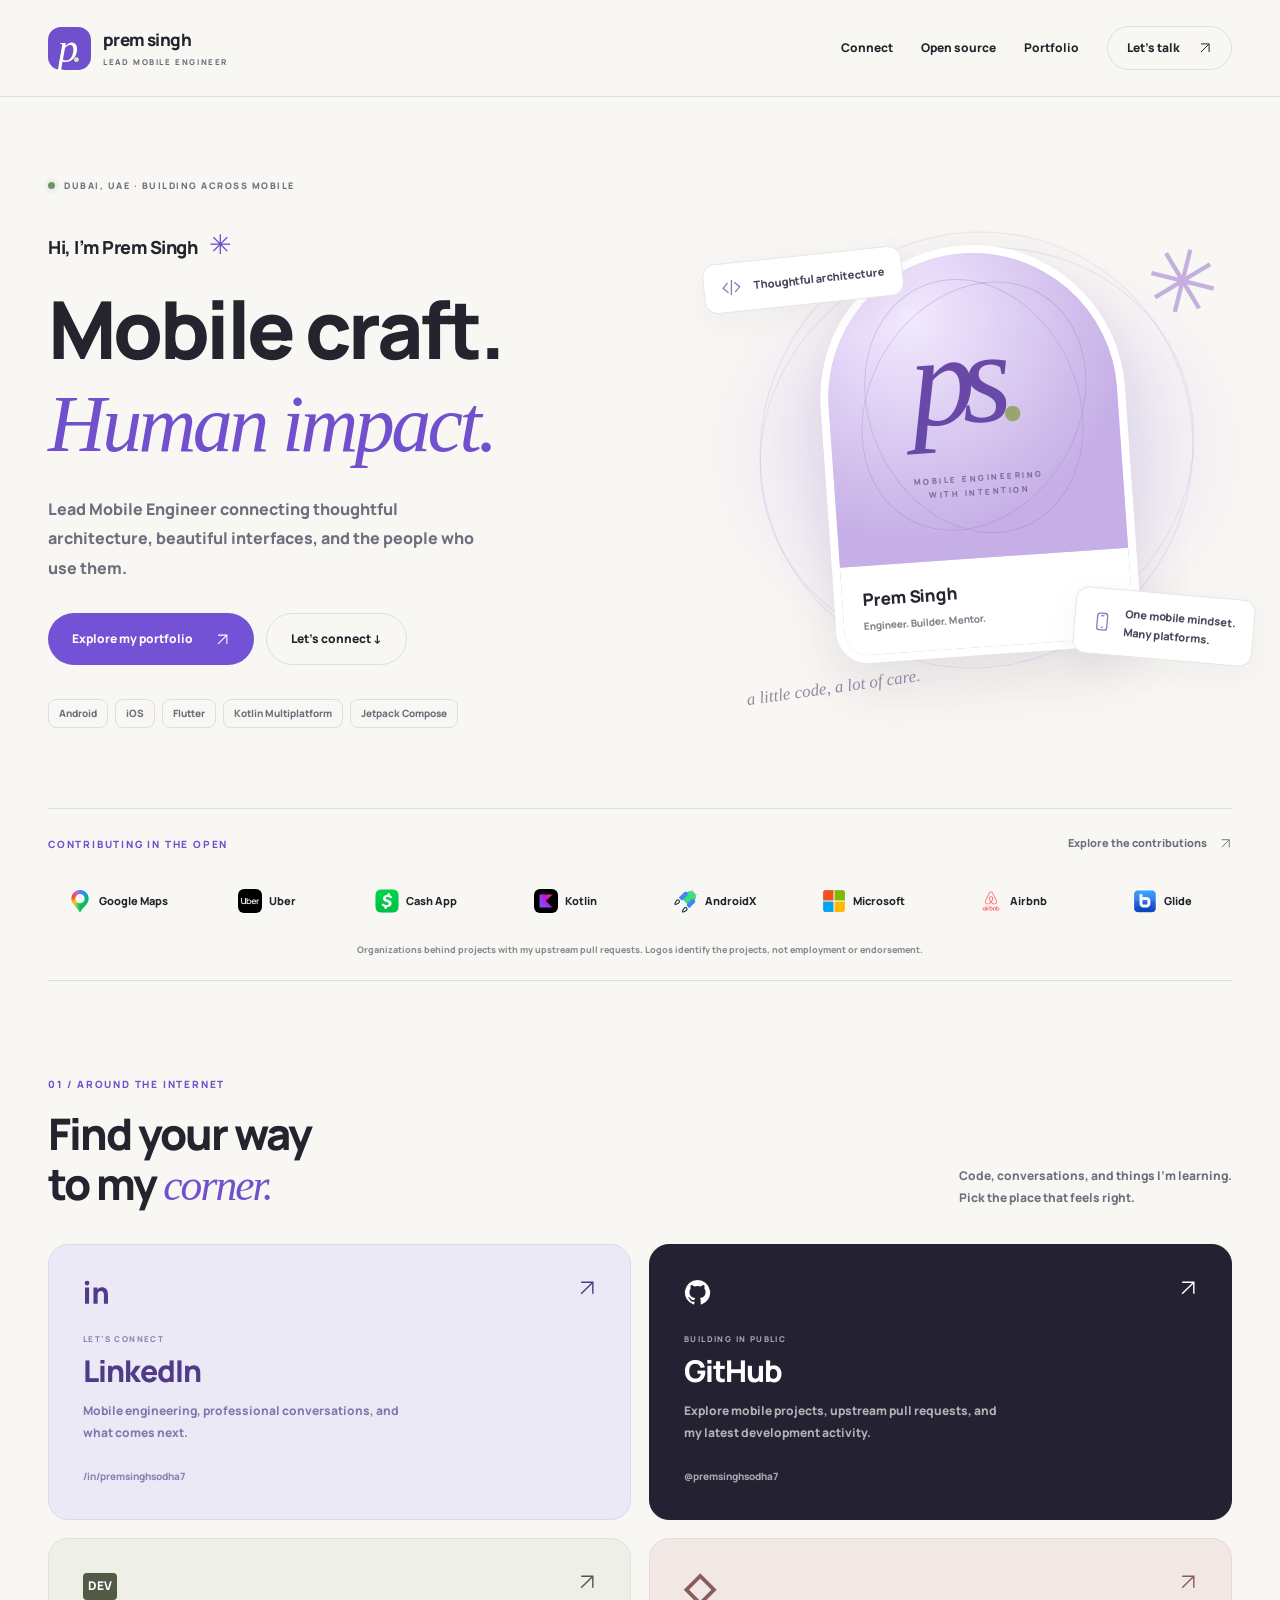
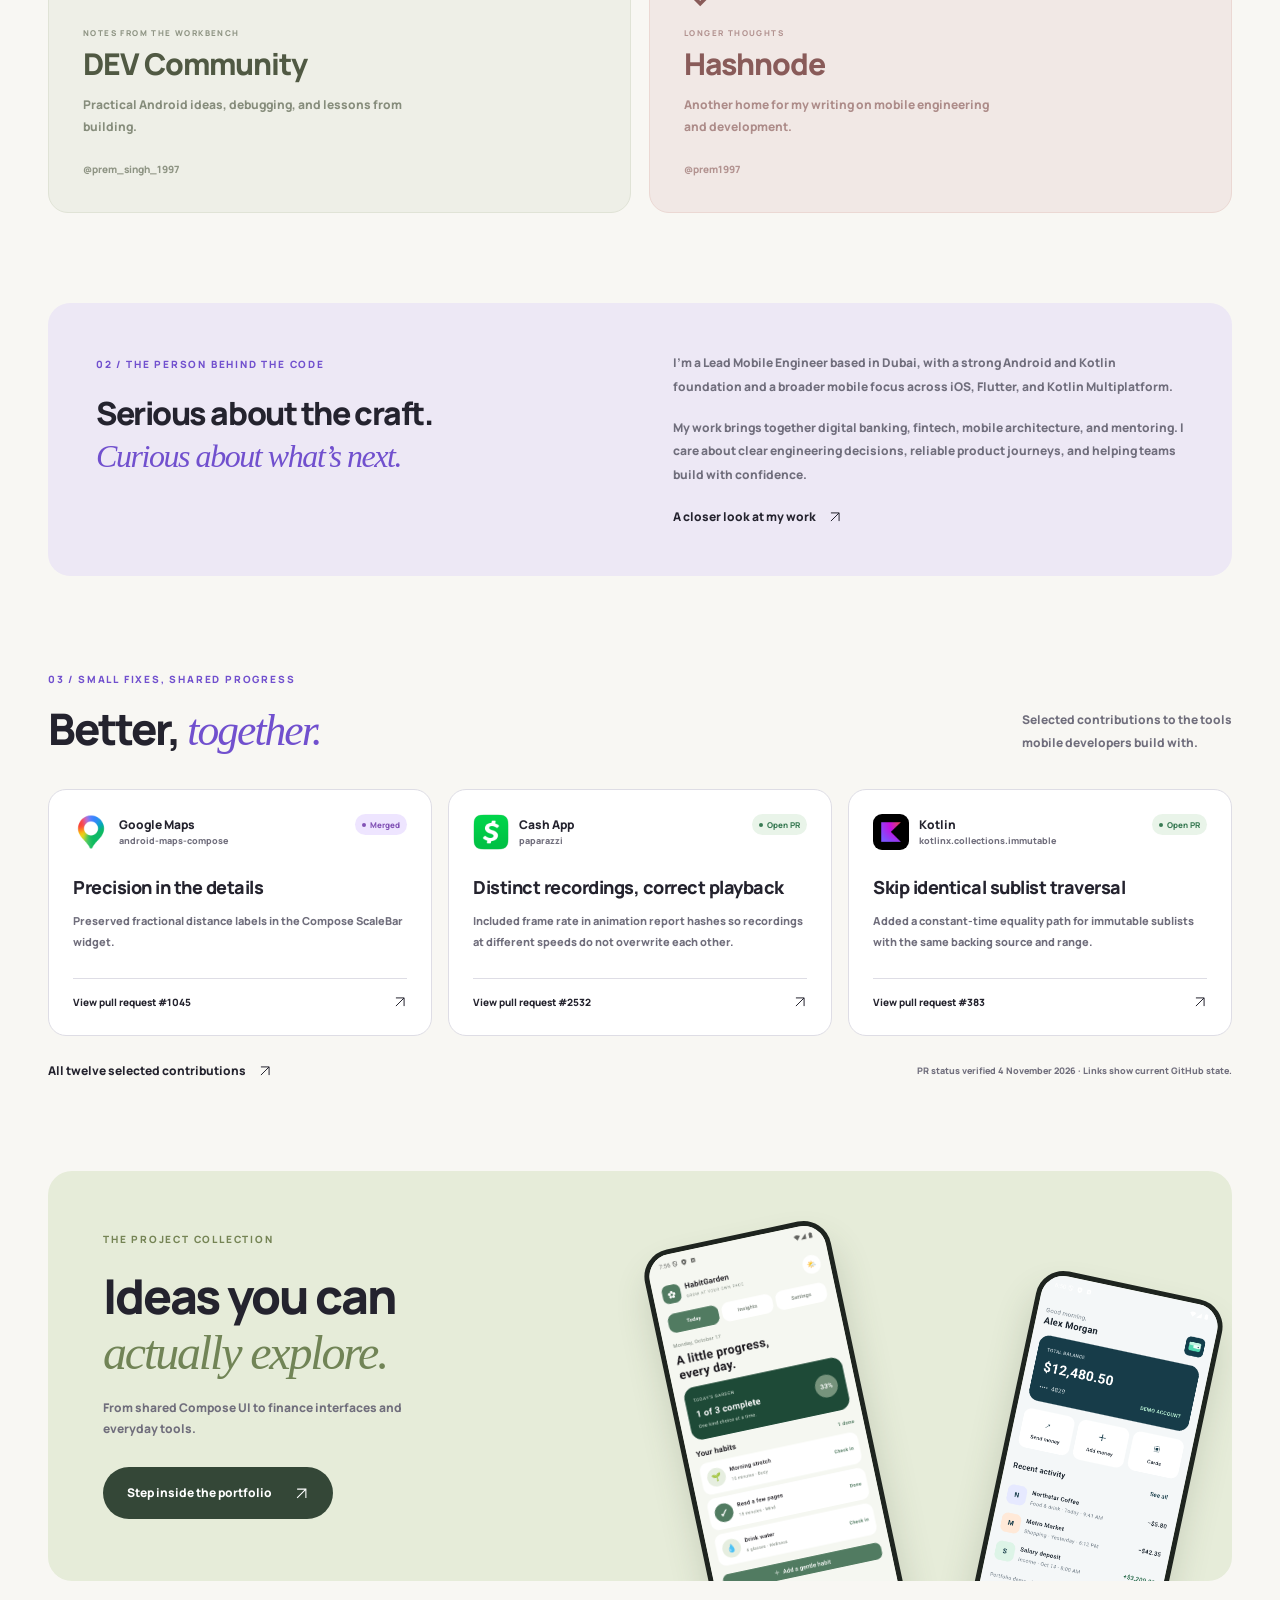
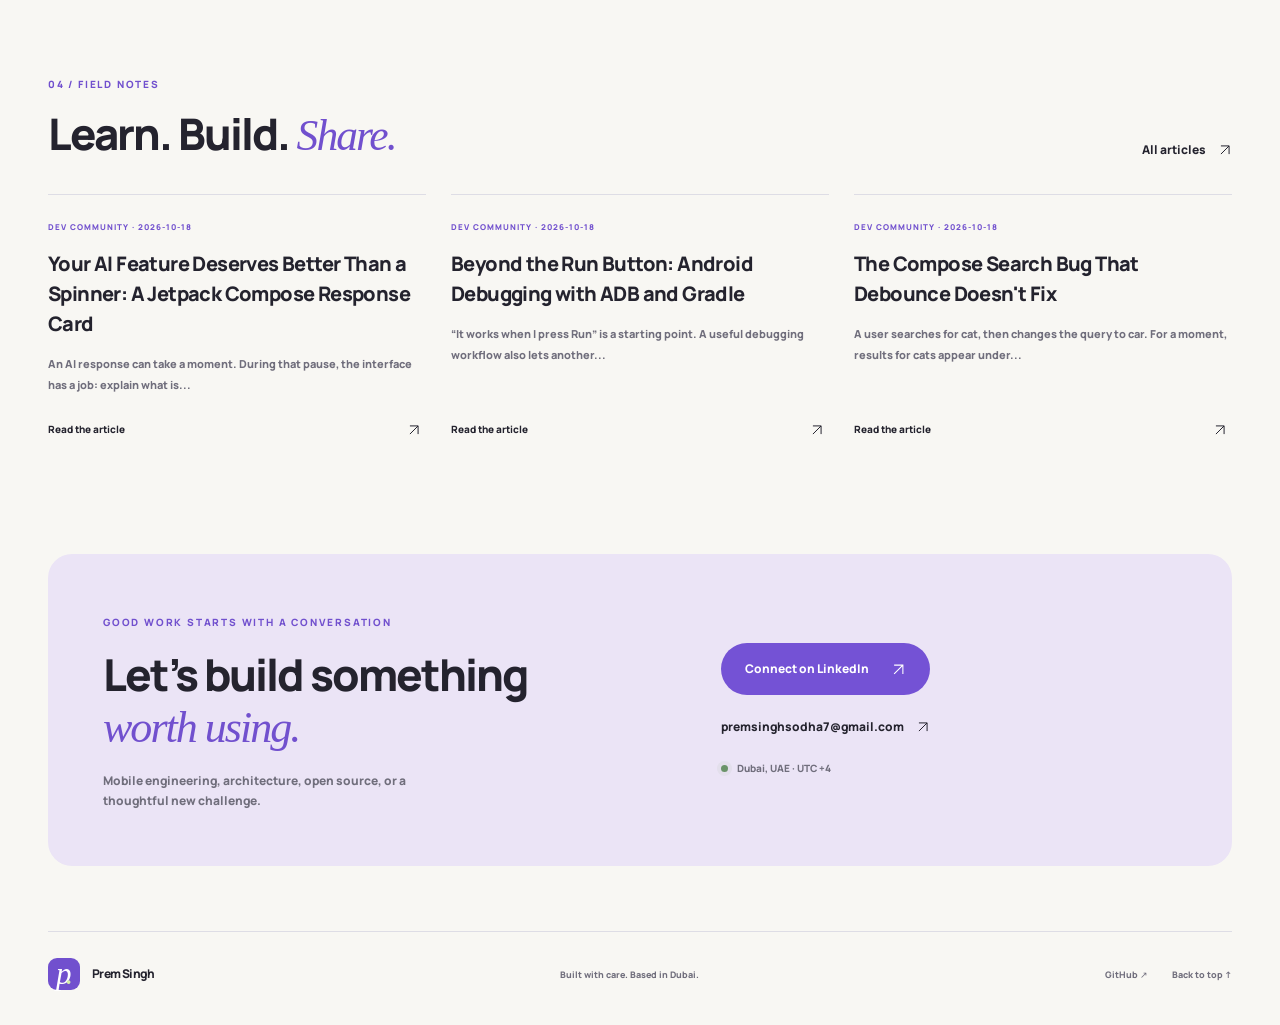
<file: index.html>
<!doctype html><html lang="en"><head><meta charset="utf-8"><meta name="viewport" content="width=device-width,initial-scale=1"><meta name="description" content="Prem Singh, Lead Mobile Engineer in Dubai. Android, iOS, Flutter, Kotlin Multiplatform, open source and mobile architecture."><meta name="theme-color" content="#f8f7f3"><title>Prem Singh — Lead Mobile Engineer</title><link rel="canonical" href="https://premsinghsodha7.github.io/"><meta property="og:title" content="Prem Singh — Lead Mobile Engineer"><meta property="og:description" content="Prem Singh, Lead Mobile Engineer in Dubai. Android, iOS, Flutter, Kotlin Multiplatform, open source and mobile architecture."><meta property="og:url" content="https://premsinghsodha7.github.io/"><meta property="og:type" content="website"><meta property="og:image" content="https://premsinghsodha7.github.io/assets/favicon.svg"><link rel="icon" href="assets/favicon.svg" type="image/svg+xml"><link rel="preload" href="assets/manrope.woff2" as="font" type="font/woff2" crossorigin><link rel="stylesheet" href="styles.css"><script src="site.js" defer></script></head><body class="light" id="top"><a class="skip" href="#main">Skip to content</a><header><nav class="wrap"><a class="brand" href="index.html" aria-label="Prem Singh home"><span class="brand-mark">p<span>.</span></span><span>prem singh<span class="brand-sub">LEAD MOBILE ENGINEER</span></span></a><button class="menu-toggle" aria-expanded="false" aria-controls="nav-links">Menu <span>☰</span></button><div id="nav-links" class="nav-links"><a href="#connect">Connect</a><a href="#open-source">Open source</a><a href="portfolio.html">Portfolio</a><a class="nav-cta" href="https://www.linkedin.com/in/premsinghsodha7/" target="_blank" rel="noopener noreferrer">Let’s talk <svg viewBox="0 0 24 24" fill="none" stroke="currentColor" stroke-width="1.7" aria-hidden="true"><path d="M5 19 19 5M5 5h14v14"/></svg></a></div></nav></header><main id="main"><section class="social-hero wrap"><div class="hero-copy"><span class="availability"><i></i> DUBAI, UAE · BUILDING ACROSS MOBILE</span><p class="hello">Hi, I’m Prem Singh <span aria-hidden="true">✳</span></p><h1>Mobile craft.<br><em>Human impact.</em></h1><p class="hero-description">Lead Mobile Engineer connecting thoughtful architecture, beautiful interfaces, and the people who use them.</p><div class="hero-actions"><a href="portfolio.html" class="button primary">Explore my portfolio <svg viewBox="0 0 24 24" fill="none" stroke="currentColor" stroke-width="1.7" aria-hidden="true"><path d="M5 19 19 5M5 5h14v14"/></svg></a><a href="#connect" class="button quiet">Let’s connect ↓</a></div><div class="platforms"><span>Android</span><span>iOS</span><span>Flutter</span><span>Kotlin Multiplatform</span><span>Jetpack Compose</span></div></div><div class="identity-stage"><div class="orbit orbit-one"></div><div class="orbit orbit-two"></div><span class="floating-label label-one"><svg viewBox="0 0 24 24" fill="none" stroke="currentColor" stroke-width="1.6" aria-hidden="true"><path d="m8 6-6 6 6 6m8-12 6 6-6 6m-3-15-2 18"/></svg> Thoughtful architecture</span><div class="portrait-frame"><div class="portrait-monogram" role="img" aria-label="PS monogram"><span>ps<span class="monogram-dot">.</span></span><small>MOBILE ENGINEERING<br>WITH INTENTION</small></div><div class="portrait-caption"><span>Prem Singh</span><small>Engineer. Builder. Mentor.</small></div></div><span class="floating-label label-two"><svg viewBox="0 0 24 24" fill="none" stroke="currentColor" stroke-width="1.6" aria-hidden="true"><rect x="6" y="2" width="12" height="20" rx="3"/><path d="M10 5h4m-3 14h2"/></svg> One mobile mindset.<br>Many platforms.</span><div class="stage-star" aria-hidden="true">✳</div><span class="stage-note">a little code, a lot of care.</span></div></section>
<section class="ecosystems wrap"><div class="mini-heading"><span class="eyebrow">CONTRIBUTING IN THE OPEN</span><a href="portfolio.html#open-source">Explore the contributions <svg viewBox="0 0 24 24" fill="none" stroke="currentColor" stroke-width="1.7" aria-hidden="true"><path d="M5 19 19 5M5 5h14v14"/></svg></a></div><div class="org-strip org-strip-expanded"><a class="org" href="https://github.com/googlemaps/android-maps-compose/pull/1045" target="_blank" rel="noopener noreferrer"><img src="assets/googlemaps.png" alt="" width="32" height="32"><span>Google Maps</span><svg viewBox="0 0 24 24" fill="none" stroke="currentColor" stroke-width="1.7" aria-hidden="true"><path d="M5 19 19 5M5 5h14v14"/></svg></a><a class="org" href="https://github.com/uber/AutoDispose/pull/551" target="_blank" rel="noopener noreferrer"><img src="assets/uber.png" alt="" width="32" height="32"><span>Uber</span><svg viewBox="0 0 24 24" fill="none" stroke="currentColor" stroke-width="1.7" aria-hidden="true"><path d="M5 19 19 5M5 5h14v14"/></svg></a><a class="org" href="https://github.com/cashapp/paparazzi/pull/2532" target="_blank" rel="noopener noreferrer"><img src="assets/cashapp.png" alt="" width="32" height="32"><span>Cash App</span><svg viewBox="0 0 24 24" fill="none" stroke="currentColor" stroke-width="1.7" aria-hidden="true"><path d="M5 19 19 5M5 5h14v14"/></svg></a><a class="org" href="https://github.com/Kotlin/kotlinx.collections.immutable/pull/383" target="_blank" rel="noopener noreferrer"><img src="assets/kotlin.png" alt="" width="32" height="32"><span>Kotlin</span><svg viewBox="0 0 24 24" fill="none" stroke="currentColor" stroke-width="1.7" aria-hidden="true"><path d="M5 19 19 5M5 5h14v14"/></svg></a><a class="org" href="https://github.com/androidx/media/pull/3473" target="_blank" rel="noopener noreferrer"><img src="assets/androidx.png" alt="" width="32" height="32"><span>AndroidX</span><svg viewBox="0 0 24 24" fill="none" stroke="currentColor" stroke-width="1.7" aria-hidden="true"><path d="M5 19 19 5M5 5h14v14"/></svg></a><a class="org" href="https://github.com/microsoft/fluentui-android/pull/843" target="_blank" rel="noopener noreferrer"><img src="assets/microsoft.png" alt="" width="32" height="32"><span>Microsoft</span><svg viewBox="0 0 24 24" fill="none" stroke="currentColor" stroke-width="1.7" aria-hidden="true"><path d="M5 19 19 5M5 5h14v14"/></svg></a><a class="org" href="https://github.com/airbnb/lottie-android/pull/2745" target="_blank" rel="noopener noreferrer"><img src="assets/airbnb.png" alt="" width="32" height="32"><span>Airbnb</span><svg viewBox="0 0 24 24" fill="none" stroke="currentColor" stroke-width="1.7" aria-hidden="true"><path d="M5 19 19 5M5 5h14v14"/></svg></a><a class="org" href="https://github.com/bumptech/glide/pull/5789" target="_blank" rel="noopener noreferrer"><img src="assets/bumptech.png" alt="" width="32" height="32"><span>Glide</span><svg viewBox="0 0 24 24" fill="none" stroke="currentColor" stroke-width="1.7" aria-hidden="true"><path d="M5 19 19 5M5 5h14v14"/></svg></a></div><p class="fineprint">Organizations behind projects with my upstream pull requests. Logos identify the projects, not employment or endorsement.</p></section>
<section class="section wrap" id="connect"><div class="section-title"><div><span class="eyebrow">01 / AROUND THE INTERNET</span><h2>Find your way<br>to my <em>corner.</em></h2></div><p>Code, conversations, and things I’m learning.<br>Pick the place that feels right.</p></div><div class="social-bento">
<a class="social-card linkedin-card" href="https://www.linkedin.com/in/premsinghsodha7/" target="_blank" rel="noopener noreferrer"><svg viewBox="0 0 24 24" fill="currentColor" aria-hidden="true"><path d="M5.4 7.6H1.8V22h3.6V7.6ZM3.6 1.5a2.1 2.1 0 1 0 0 4.2 2.1 2.1 0 0 0 0-4.2ZM22.2 13.7c0-4.3-2.3-6.3-5.3-6.3-2.4 0-3.4 1.3-4 2.2v-2h-3.6V22H13v-8c0-2.1 1.3-3.3 2.9-3.3 1.6 0 2.7 1.1 2.7 3.3v8h3.6v-8.3Z"/></svg><span class="card-kicker">LET’S CONNECT</span><h3>LinkedIn</h3><p>Mobile engineering, professional conversations, and what comes next.</p><span class="card-handle">/in/premsinghsodha7</span><svg viewBox="0 0 24 24" fill="none" stroke="currentColor" stroke-width="1.7" aria-hidden="true"><path d="M5 19 19 5M5 5h14v14"/></svg></a>
<a class="social-card github-card" href="https://github.com/premsinghsodha7" target="_blank" rel="noopener noreferrer"><svg viewBox="0 0 24 24" fill="currentColor" aria-hidden="true"><path d="M12 .8a11.2 11.2 0 0 0-3.54 21.83c.56.1.76-.24.76-.54v-2.1c-3.12.68-3.78-1.33-3.78-1.33-.51-1.3-1.25-1.64-1.25-1.64-1.02-.7.08-.69.08-.69 1.13.08 1.72 1.16 1.72 1.16 1 1.72 2.63 1.22 3.27.93.1-.73.39-1.22.71-1.5-2.49-.28-5.1-1.24-5.1-5.54 0-1.22.44-2.22 1.16-3-.12-.29-.5-1.42.11-2.95 0 0 .94-.3 3.08 1.15a10.7 10.7 0 0 1 5.6 0c2.14-1.45 3.08-1.15 3.08-1.15.61 1.53.23 2.66.11 2.94.72.79 1.16 1.79 1.16 3.01 0 4.31-2.62 5.25-5.12 5.53.4.35.76 1.03.76 2.08v3.1c0 .3.2.65.77.54A11.2 11.2 0 0 0 12 .8Z"/></svg><span class="card-kicker">BUILDING IN PUBLIC</span><h3>GitHub</h3><p>Explore mobile projects, upstream pull requests, and my latest development activity.</p><span class="card-handle">@premsinghsodha7</span><svg viewBox="0 0 24 24" fill="none" stroke="currentColor" stroke-width="1.7" aria-hidden="true"><path d="M5 19 19 5M5 5h14v14"/></svg></a>
<a class="social-card dev-card" href="https://dev.to/prem_singh_1997" target="_blank" rel="noopener noreferrer"><span class="dev-icon">DEV</span><span class="card-kicker">NOTES FROM THE WORKBENCH</span><h3>DEV Community</h3><p>Practical Android ideas, debugging, and lessons from building.</p><span class="card-handle">@prem_singh_1997</span><svg viewBox="0 0 24 24" fill="none" stroke="currentColor" stroke-width="1.7" aria-hidden="true"><path d="M5 19 19 5M5 5h14v14"/></svg></a>
<a class="social-card hash-card" href="https://hashnode.com/@prem1997" target="_blank" rel="noopener noreferrer"><span class="hash-icon">◇</span><span class="card-kicker">LONGER THOUGHTS</span><h3>Hashnode</h3><p>Another home for my writing on mobile engineering and development.</p><span class="card-handle">@prem1997</span><svg viewBox="0 0 24 24" fill="none" stroke="currentColor" stroke-width="1.7" aria-hidden="true"><path d="M5 19 19 5M5 5h14v14"/></svg></a>
</div></section>
<section class="about-panel wrap" id="about"><div><span class="eyebrow">02 / THE PERSON BEHIND THE CODE</span><h2>Serious about the craft.<br><em>Curious about what’s next.</em></h2></div><div><p>I’m a Lead Mobile Engineer based in Dubai, with a strong Android and Kotlin foundation and a broader mobile focus across iOS, Flutter, and Kotlin Multiplatform.</p><p>My work brings together digital banking, fintech, mobile architecture, and mentoring. I care about clear engineering decisions, reliable product journeys, and helping teams build with confidence.</p><a href="portfolio.html#experience" class="text-link">A closer look at my work <svg viewBox="0 0 24 24" fill="none" stroke="currentColor" stroke-width="1.7" aria-hidden="true"><path d="M5 19 19 5M5 5h14v14"/></svg></a></div></section>
<section class="section wrap" id="open-source"><div class="section-title"><div><span class="eyebrow">03 / SMALL FIXES, SHARED PROGRESS</span><h2>Better, <em>together.</em></h2></div><p>Selected contributions to the tools<br>mobile developers build with.</p></div><div class="contribution-grid"><article class="contribution"><div class="contribution-top"><a class="org-label" href="https://github.com/googlemaps/android-maps-compose" target="_blank" rel="noopener noreferrer"><img src="assets/googlemaps.png" alt="Google Maps GitHub organization logo" width="42" height="42"><span>Google Maps<small>android-maps-compose</small></span></a><span class="status merged" data-pr="googlemaps/android-maps-compose#1045">Merged</span></div><h3>Precision in the details</h3><p>Preserved fractional distance labels in the Compose ScaleBar widget.</p><a class="text-link" href="https://github.com/googlemaps/android-maps-compose/pull/1045" target="_blank" rel="noopener noreferrer">View pull request #1045<svg viewBox="0 0 24 24" fill="none" stroke="currentColor" stroke-width="1.7" aria-hidden="true"><path d="M5 19 19 5M5 5h14v14"/></svg></a></article><article class="contribution"><div class="contribution-top"><a class="org-label" href="https://github.com/cashapp/paparazzi" target="_blank" rel="noopener noreferrer"><img src="assets/cashapp.png" alt="Cash App GitHub organization logo" width="42" height="42"><span>Cash App<small>paparazzi</small></span></a><span class="status open" data-pr="cashapp/paparazzi#2532">Open PR</span></div><h3>Distinct recordings, correct playback</h3><p>Included frame rate in animation report hashes so recordings at different speeds do not overwrite each other.</p><a class="text-link" href="https://github.com/cashapp/paparazzi/pull/2532" target="_blank" rel="noopener noreferrer">View pull request #2532<svg viewBox="0 0 24 24" fill="none" stroke="currentColor" stroke-width="1.7" aria-hidden="true"><path d="M5 19 19 5M5 5h14v14"/></svg></a></article><article class="contribution"><div class="contribution-top"><a class="org-label" href="https://github.com/Kotlin/kotlinx.collections.immutable" target="_blank" rel="noopener noreferrer"><img src="assets/kotlin.png" alt="Kotlin GitHub organization logo" width="42" height="42"><span>Kotlin<small>kotlinx.collections.immutable</small></span></a><span class="status open" data-pr="Kotlin/kotlinx.collections.immutable#383">Open PR</span></div><h3>Skip identical sublist traversal</h3><p>Added a constant-time equality path for immutable sublists with the same backing source and range.</p><a class="text-link" href="https://github.com/Kotlin/kotlinx.collections.immutable/pull/383" target="_blank" rel="noopener noreferrer">View pull request #383<svg viewBox="0 0 24 24" fill="none" stroke="currentColor" stroke-width="1.7" aria-hidden="true"><path d="M5 19 19 5M5 5h14v14"/></svg></a></article></div><div class="section-bottom"><a href="portfolio.html#open-source" class="text-link">All twelve selected contributions <svg viewBox="0 0 24 24" fill="none" stroke="currentColor" stroke-width="1.7" aria-hidden="true"><path d="M5 19 19 5M5 5h14v14"/></svg></a><span class="fineprint contribution-date">PR status verified 4 November 2026 · Links show current GitHub state.</span></div></section>
<section class="portfolio-teaser wrap"><div><span class="eyebrow">THE PROJECT COLLECTION</span><h2>Ideas you can<br><em>actually explore.</em></h2><p>From shared Compose UI to finance interfaces and everyday tools.</p><a class="button primary" href="portfolio.html">Step inside the portfolio <svg viewBox="0 0 24 24" fill="none" stroke="currentColor" stroke-width="1.7" aria-hidden="true"><path d="M5 19 19 5M5 5h14v14"/></svg></a></div><div class="teaser-phones" aria-hidden="true"><img src="assets/HabitGardenKMP.png" alt="" width="200" height="400" loading="lazy"><img src="assets/FintechFlow-screen.png" alt="" width="200" height="400" loading="lazy"></div></section>
<section class="section wrap" id="writing"><div class="section-title"><div><span class="eyebrow">04 / FIELD NOTES</span><h2>Learn. Build. <em>Share.</em></h2></div><a class="text-link" href="https://dev.to/prem_singh_1997" target="_blank" rel="noopener noreferrer">All articles<svg viewBox="0 0 24 24" fill="none" stroke="currentColor" stroke-width="1.7" aria-hidden="true"><path d="M5 19 19 5M5 5h14v14"/></svg></a></div><div class="writing-grid"><a class="writing" href="https://dev.to/prem_singh_1997/your-ai-feature-deserves-better-than-a-spinner-a-jetpack-compose-response-card-4n83" target="_blank" rel="noopener noreferrer"><span class="eyebrow">DEV COMMUNITY · 2026-10-18</span><h3>Your AI Feature Deserves Better Than a Spinner: A Jetpack Compose Response Card</h3><p>An AI response can take a moment. During that pause, the interface has a job: explain what is...</p><span class="read">Read the article</span><svg viewBox="0 0 24 24" fill="none" stroke="currentColor" stroke-width="1.7" aria-hidden="true"><path d="M5 19 19 5M5 5h14v14"/></svg></a><a class="writing" href="https://dev.to/prem_singh_1997/beyond-the-run-button-android-debugging-with-adb-and-gradle-5gnf" target="_blank" rel="noopener noreferrer"><span class="eyebrow">DEV COMMUNITY · 2026-10-18</span><h3>Beyond the Run Button: Android Debugging with ADB and Gradle</h3><p>“It works when I press Run” is a starting point. A useful debugging workflow also lets another...</p><span class="read">Read the article</span><svg viewBox="0 0 24 24" fill="none" stroke="currentColor" stroke-width="1.7" aria-hidden="true"><path d="M5 19 19 5M5 5h14v14"/></svg></a><a class="writing" href="https://dev.to/prem_singh_1997/the-compose-search-bug-that-debounce-doesnt-fix-1kbf" target="_blank" rel="noopener noreferrer"><span class="eyebrow">DEV COMMUNITY · 2026-10-18</span><h3>The Compose Search Bug That Debounce Doesn&#x27;t Fix</h3><p>A user searches for cat, then changes the query to car. For a moment, results for cats appear under...</p><span class="read">Read the article</span><svg viewBox="0 0 24 24" fill="none" stroke="currentColor" stroke-width="1.7" aria-hidden="true"><path d="M5 19 19 5M5 5h14v14"/></svg></a></div></section><section class="contact-banner wrap" id="contact"><div><span class="eyebrow">GOOD WORK STARTS WITH A CONVERSATION</span><h2>Let’s build something<br><em>worth using.</em></h2><p>Mobile engineering, architecture, open source, or a thoughtful new challenge.</p></div><div class="contact-actions"><a class="button primary" href="https://www.linkedin.com/in/premsinghsodha7/" target="_blank" rel="noopener noreferrer">Connect on LinkedIn<svg viewBox="0 0 24 24" fill="none" stroke="currentColor" stroke-width="1.7" aria-hidden="true"><path d="M5 19 19 5M5 5h14v14"/></svg></a><a class="text-link" href="mailto:premsinghsodha7@gmail.com">premsinghsodha7@gmail.com <svg viewBox="0 0 24 24" fill="none" stroke="currentColor" stroke-width="1.7" aria-hidden="true"><path d="M5 19 19 5M5 5h14v14"/></svg></a><span class="location"><i></i> Dubai, UAE · UTC +4</span></div></section></main><footer class="wrap"><a class="brand" href="index.html"><span class="brand-mark">p<span>.</span></span><span>Prem Singh</span></a><span>Built with care. Based in Dubai.</span><div><a href="https://github.com/premsinghsodha7">GitHub ↗</a><a href="#top">Back to top ↑</a></div></footer></body></html>
</file>
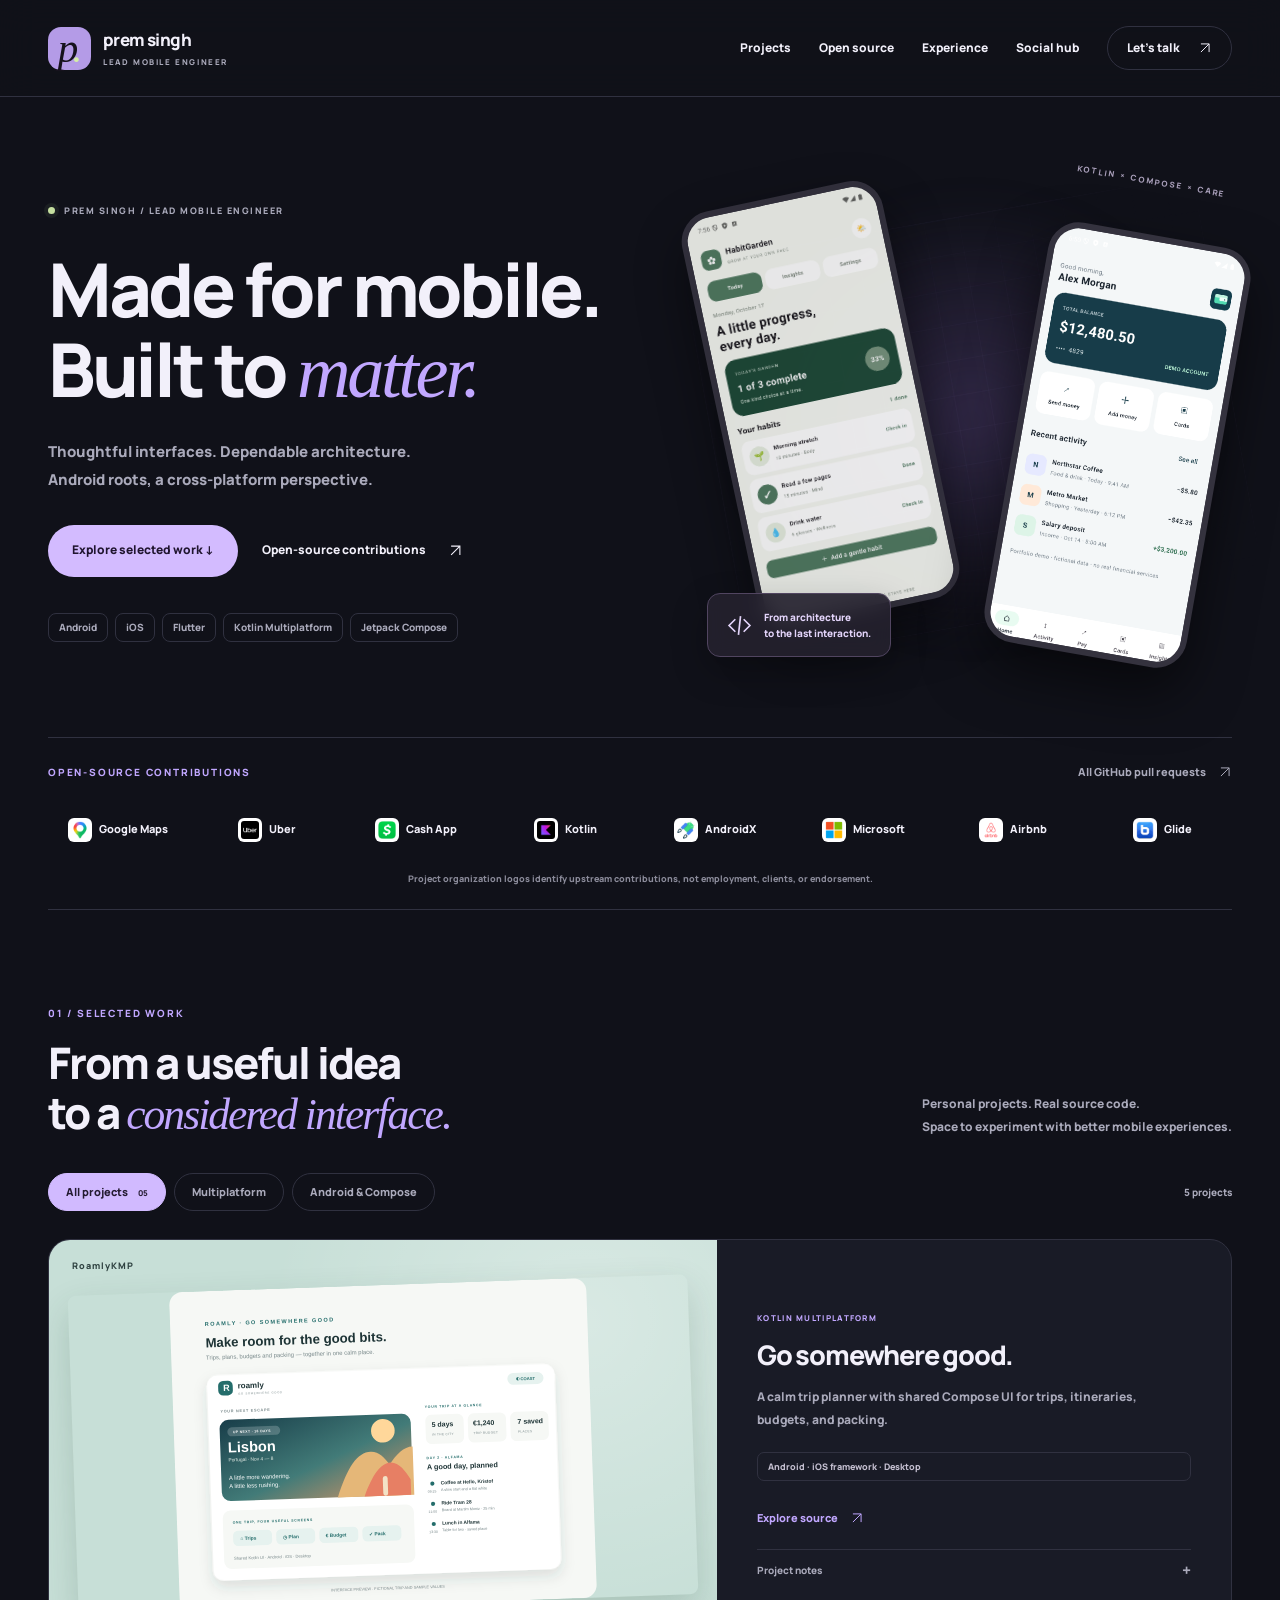
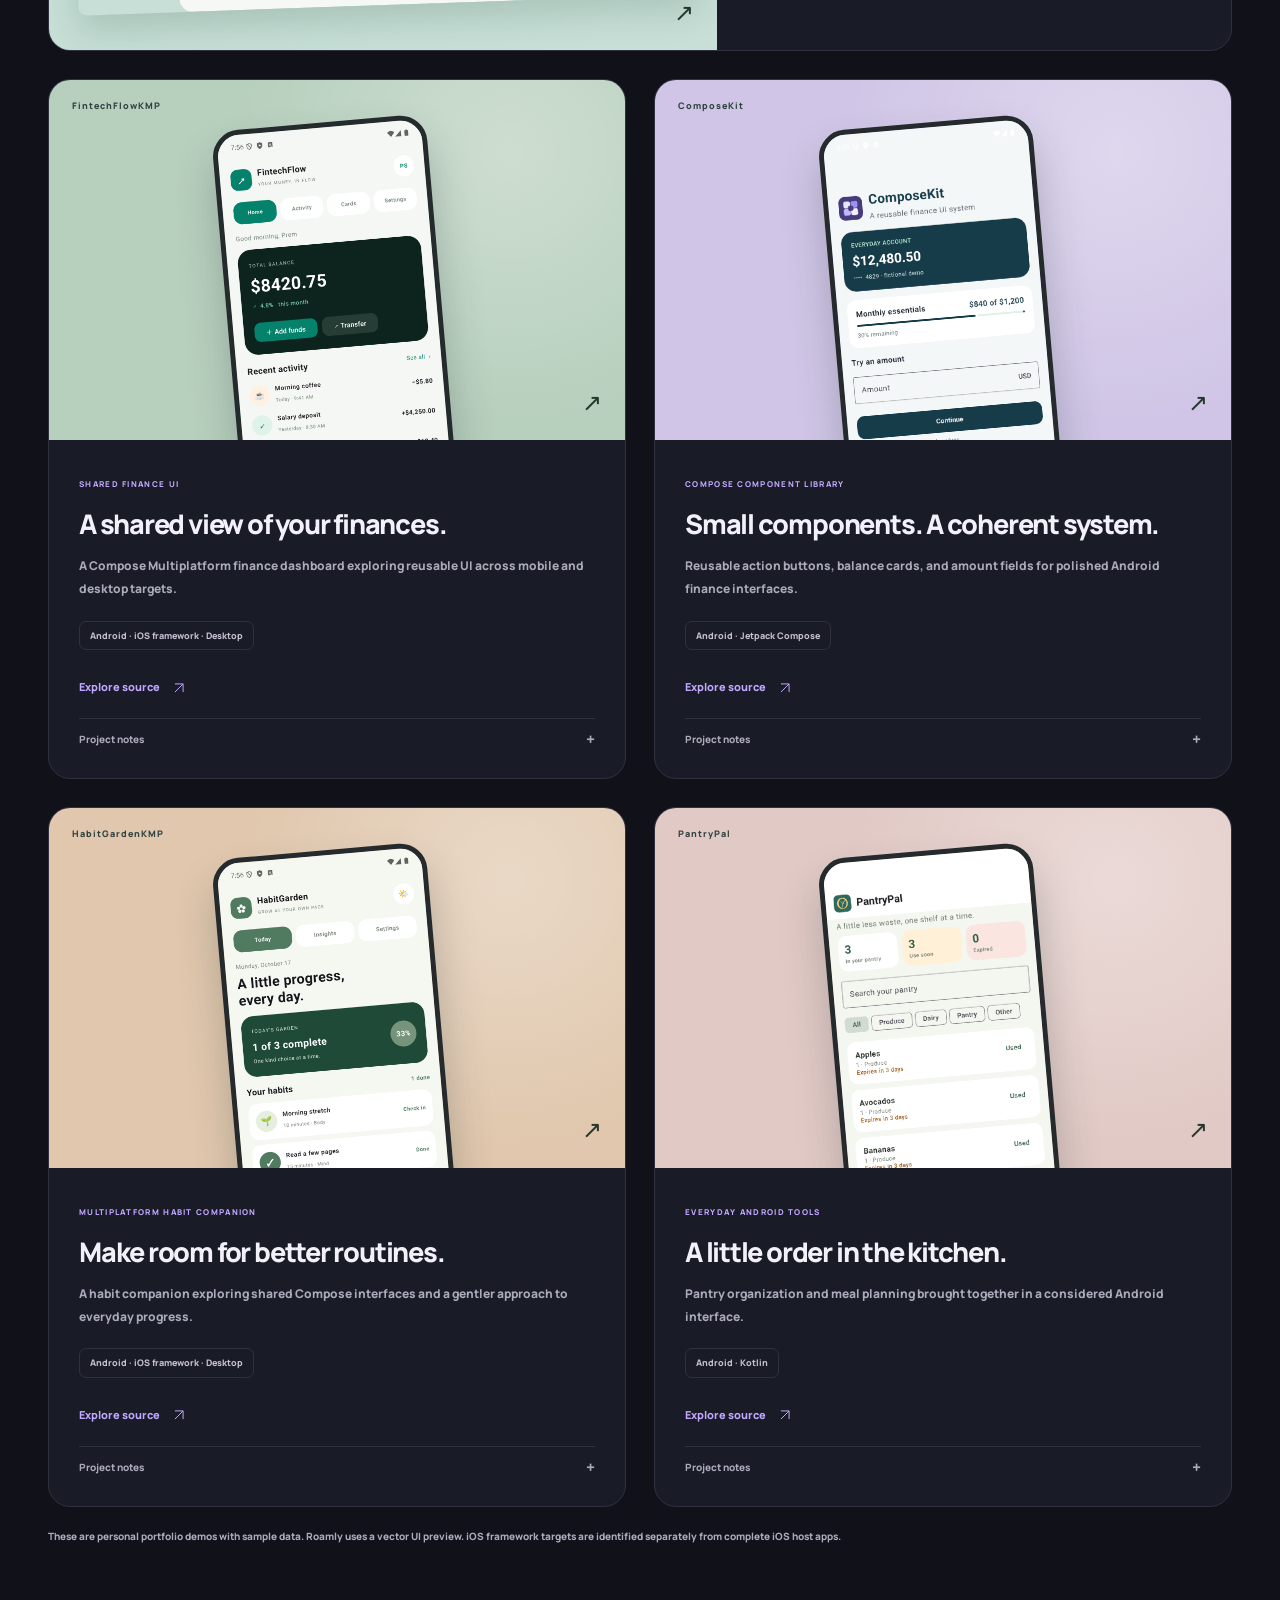
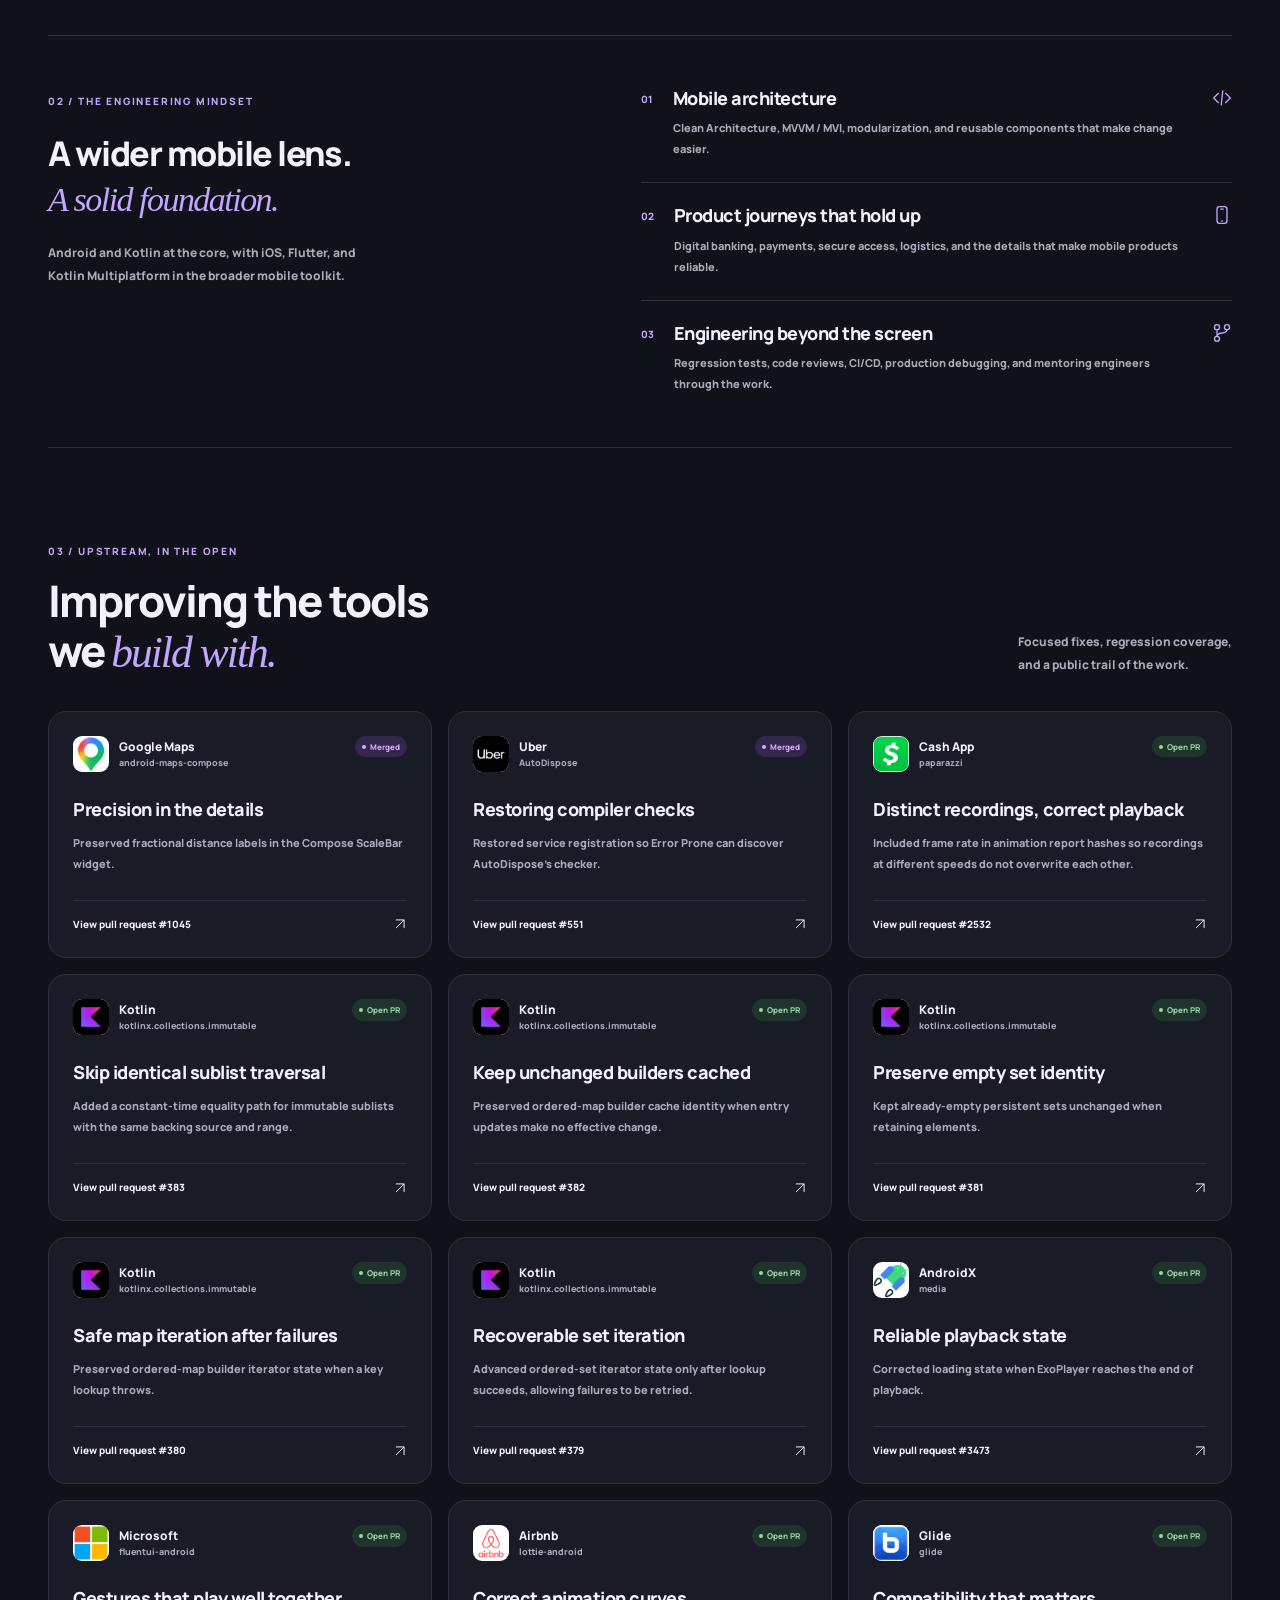
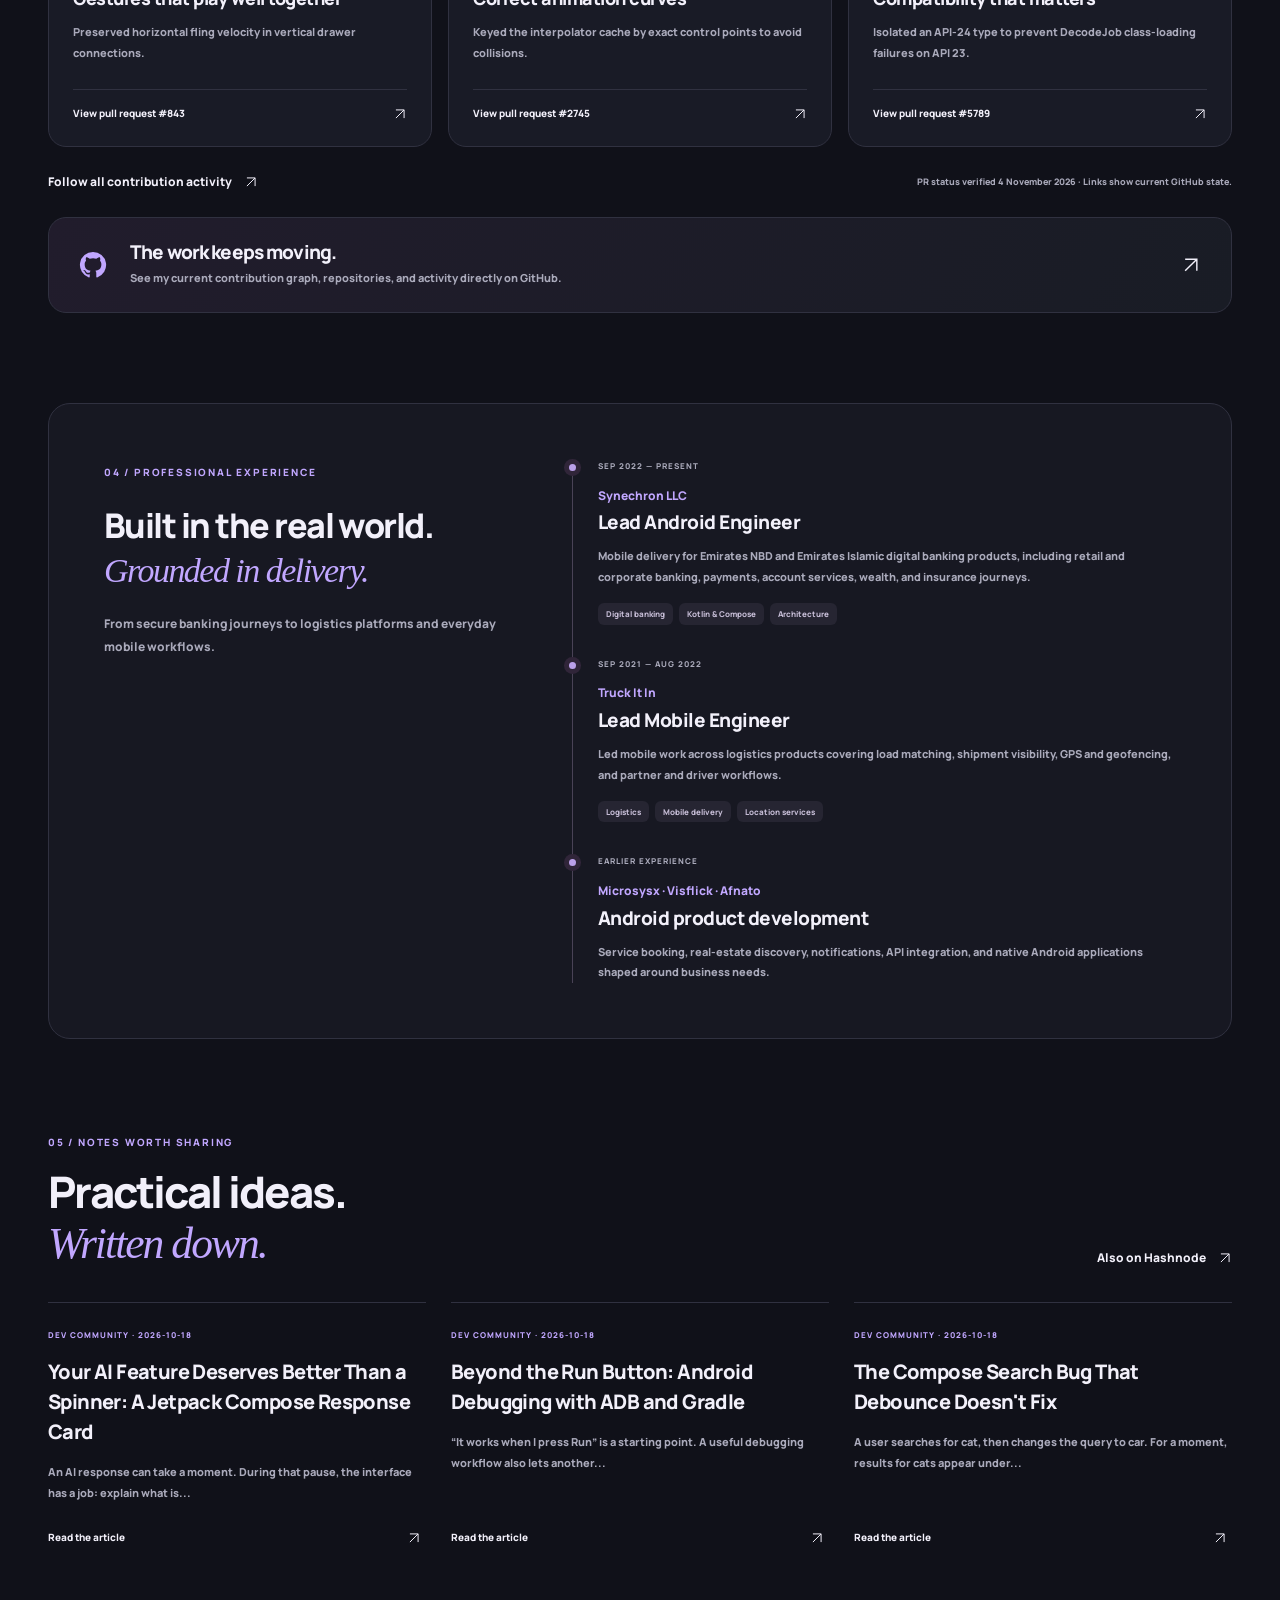
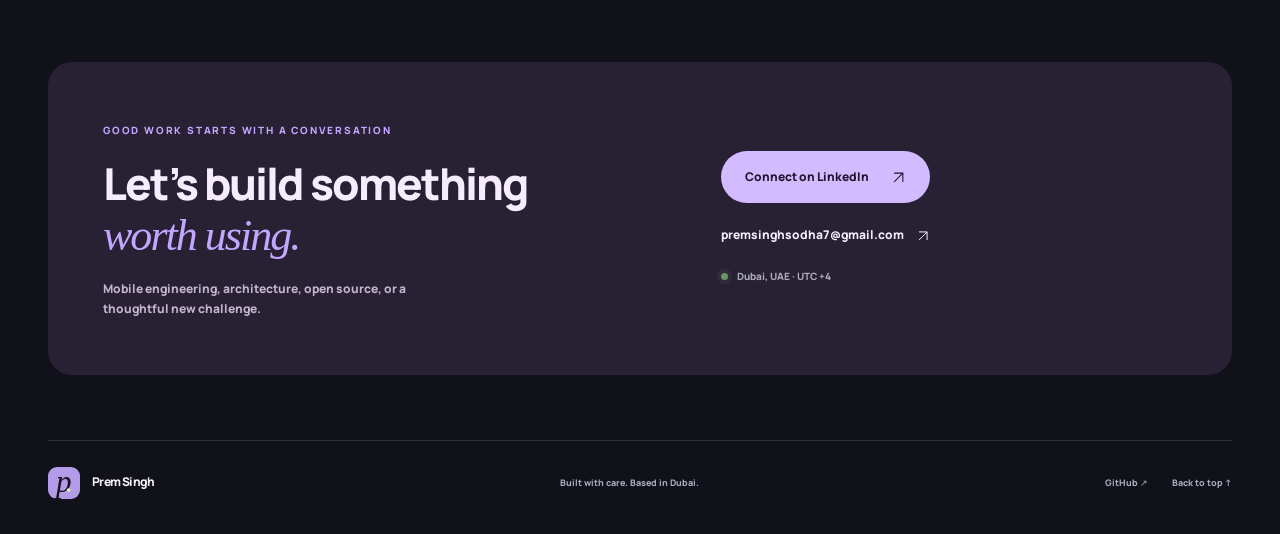
<file: portfolio.html>
<!doctype html><html lang="en"><head><meta charset="utf-8"><meta name="viewport" content="width=device-width,initial-scale=1"><meta name="description" content="Lead Mobile Engineer in Dubai. Android, iOS, Flutter and Kotlin Multiplatform. Explore mobile projects, banking experience and verified open-source contributions."><meta name="theme-color" content="#101119"><title>Prem Singh — Mobile Engineering Portfolio</title><link rel="canonical" href="https://premsinghsodha7.github.io/portfolio.html"><meta property="og:title" content="Prem Singh — Mobile Engineering Portfolio"><meta property="og:description" content="Lead Mobile Engineer in Dubai. Android, iOS, Flutter and Kotlin Multiplatform. Explore mobile projects, banking experience and verified open-source contributions."><meta property="og:url" content="https://premsinghsodha7.github.io/portfolio.html"><meta property="og:type" content="website"><meta property="og:image" content="https://premsinghsodha7.github.io/assets/favicon.svg"><link rel="icon" href="assets/favicon.svg" type="image/svg+xml"><link rel="preload" href="assets/manrope.woff2" as="font" type="font/woff2" crossorigin><link rel="stylesheet" href="styles.css"><script src="site.js" defer></script></head><body class="dark" id="top"><a class="skip" href="#main">Skip to content</a><header><nav class="wrap"><a class="brand" href="index.html" aria-label="Prem Singh home"><span class="brand-mark">p<span>.</span></span><span>prem singh<span class="brand-sub">LEAD MOBILE ENGINEER</span></span></a><button class="menu-toggle" aria-expanded="false" aria-controls="nav-links">Menu <span>☰</span></button><div id="nav-links" class="nav-links"><a href="#projects">Projects</a><a href="#open-source">Open source</a><a href="#experience">Experience</a><a href="index.html">Social hub</a><a class="nav-cta" href="https://www.linkedin.com/in/premsinghsodha7/" target="_blank" rel="noopener noreferrer">Let’s talk <svg viewBox="0 0 24 24" fill="none" stroke="currentColor" stroke-width="1.7" aria-hidden="true"><path d="M5 19 19 5M5 5h14v14"/></svg></a></div></nav></header><main id="main"><section class="portfolio-hero wrap"><div><span class="availability"><i></i> PREM SINGH / LEAD MOBILE ENGINEER</span><h1>Made for mobile.<br>Built to <em>matter.</em></h1><p class="hero-description">Thoughtful interfaces. Dependable architecture.<br>Android roots, a cross-platform perspective.</p><div class="hero-actions"><a class="button primary" href="#projects">Explore selected work ↓</a><a class="button quiet" href="#open-source">Open-source contributions <svg viewBox="0 0 24 24" fill="none" stroke="currentColor" stroke-width="1.7" aria-hidden="true"><path d="M5 19 19 5M5 5h14v14"/></svg></a></div><div class="platforms"><span>Android</span><span>iOS</span><span>Flutter</span><span>Kotlin Multiplatform</span><span>Jetpack Compose</span></div></div><div class="device-stage"><div class="stage-glow"></div><div class="device-grid"></div><div class="phone phone-back"><img src="assets/HabitGardenKMP.png" alt="HabitGardenKMP app screen" width="240" height="500"></div><div class="phone phone-front"><img src="assets/FintechFlow-screen.png" alt="FintechFlow app screen" width="240" height="500" fetchpriority="high"></div><span class="device-caption">KOTLIN × COMPOSE × CARE</span><div class="code-badge"><svg viewBox="0 0 24 24" fill="none" stroke="currentColor" stroke-width="1.6" aria-hidden="true"><path d="m8 6-6 6 6 6m8-12 6 6-6 6m-3-15-2 18"/></svg><span>From architecture<br>to the last interaction.</span></div></div></section>
<section class="ecosystems wrap"><div class="mini-heading"><span class="eyebrow">OPEN-SOURCE CONTRIBUTIONS</span><a class="text-link" href="https://github.com/pulls?q=is%3Apr+author%3Apremsinghsodha7" target="_blank" rel="noopener noreferrer">All GitHub pull requests<svg viewBox="0 0 24 24" fill="none" stroke="currentColor" stroke-width="1.7" aria-hidden="true"><path d="M5 19 19 5M5 5h14v14"/></svg></a></div><div class="org-strip org-strip-expanded"><a class="org" href="https://github.com/googlemaps/android-maps-compose/pull/1045" target="_blank" rel="noopener noreferrer"><img src="assets/googlemaps.png" alt="" width="32" height="32"><span>Google Maps</span><svg viewBox="0 0 24 24" fill="none" stroke="currentColor" stroke-width="1.7" aria-hidden="true"><path d="M5 19 19 5M5 5h14v14"/></svg></a><a class="org" href="https://github.com/uber/AutoDispose/pull/551" target="_blank" rel="noopener noreferrer"><img src="assets/uber.png" alt="" width="32" height="32"><span>Uber</span><svg viewBox="0 0 24 24" fill="none" stroke="currentColor" stroke-width="1.7" aria-hidden="true"><path d="M5 19 19 5M5 5h14v14"/></svg></a><a class="org" href="https://github.com/cashapp/paparazzi/pull/2532" target="_blank" rel="noopener noreferrer"><img src="assets/cashapp.png" alt="" width="32" height="32"><span>Cash App</span><svg viewBox="0 0 24 24" fill="none" stroke="currentColor" stroke-width="1.7" aria-hidden="true"><path d="M5 19 19 5M5 5h14v14"/></svg></a><a class="org" href="https://github.com/Kotlin/kotlinx.collections.immutable/pull/383" target="_blank" rel="noopener noreferrer"><img src="assets/kotlin.png" alt="" width="32" height="32"><span>Kotlin</span><svg viewBox="0 0 24 24" fill="none" stroke="currentColor" stroke-width="1.7" aria-hidden="true"><path d="M5 19 19 5M5 5h14v14"/></svg></a><a class="org" href="https://github.com/androidx/media/pull/3473" target="_blank" rel="noopener noreferrer"><img src="assets/androidx.png" alt="" width="32" height="32"><span>AndroidX</span><svg viewBox="0 0 24 24" fill="none" stroke="currentColor" stroke-width="1.7" aria-hidden="true"><path d="M5 19 19 5M5 5h14v14"/></svg></a><a class="org" href="https://github.com/microsoft/fluentui-android/pull/843" target="_blank" rel="noopener noreferrer"><img src="assets/microsoft.png" alt="" width="32" height="32"><span>Microsoft</span><svg viewBox="0 0 24 24" fill="none" stroke="currentColor" stroke-width="1.7" aria-hidden="true"><path d="M5 19 19 5M5 5h14v14"/></svg></a><a class="org" href="https://github.com/airbnb/lottie-android/pull/2745" target="_blank" rel="noopener noreferrer"><img src="assets/airbnb.png" alt="" width="32" height="32"><span>Airbnb</span><svg viewBox="0 0 24 24" fill="none" stroke="currentColor" stroke-width="1.7" aria-hidden="true"><path d="M5 19 19 5M5 5h14v14"/></svg></a><a class="org" href="https://github.com/bumptech/glide/pull/5789" target="_blank" rel="noopener noreferrer"><img src="assets/bumptech.png" alt="" width="32" height="32"><span>Glide</span><svg viewBox="0 0 24 24" fill="none" stroke="currentColor" stroke-width="1.7" aria-hidden="true"><path d="M5 19 19 5M5 5h14v14"/></svg></a></div><p class="fineprint">Project organization logos identify upstream contributions, not employment, clients, or endorsement.</p></section>
<section class="section wrap" id="projects"><div class="section-title"><div><span class="eyebrow">01 / SELECTED WORK</span><h2>From a useful idea<br>to a <em>considered interface.</em></h2></div><p>Personal projects. Real source code.<br>Space to experiment with better mobile experiences.</p></div><div class="filterbar" role="group" aria-label="Filter projects"><button class="filter active" data-filter="all" aria-pressed="true">All projects <span>05</span></button><button class="filter" data-filter="kmp" aria-pressed="false">Multiplatform</button><button class="filter" data-filter="android" aria-pressed="false">Android & Compose</button><span class="filter-note" aria-live="polite">5 projects</span></div><div class="projects-grid"><article class="project-card featured" data-category="kmp"><div class="project-visual coast landscape"><span class="visual-label">RoamlyKMP</span><img src="assets/roamly-preview.svg" alt="RoamlyKMP vector interface preview" loading="lazy" width="960" height="600"><span class="visual-index" aria-hidden="true">↗</span></div><div class="project-copy"><span class="eyebrow">KOTLIN MULTIPLATFORM</span><h3>Go somewhere good.</h3><p>A calm trip planner with shared Compose UI for trips, itineraries, budgets, and packing.</p><div class="project-platform">Android · iOS framework · Desktop</div><div class="project-links"><a class="text-link" href="https://github.com/premsinghsodha7/RoamlyKMP" target="_blank" rel="noopener noreferrer">Explore source<svg viewBox="0 0 24 24" fill="none" stroke="currentColor" stroke-width="1.7" aria-hidden="true"><path d="M5 19 19 5M5 5h14v14"/></svg></a><details><summary>Project notes <span>+</span></summary><p>Includes three themes and interactive sample state. The vector preview shows a fictional trip; an iOS host can consume the shared framework.</p></details></div></div></article><article class="project-card " data-category="kmp"><div class="project-visual mint "><span class="visual-label">FintechFlowKMP</span><img src="assets/FintechFlowKMP.png" alt="FintechFlowKMP app interface" loading="lazy" width="300" height="650"><span class="visual-index" aria-hidden="true">↗</span></div><div class="project-copy"><span class="eyebrow">SHARED FINANCE UI</span><h3>A shared view of your finances.</h3><p>A Compose Multiplatform finance dashboard exploring reusable UI across mobile and desktop targets.</p><div class="project-platform">Android · iOS framework · Desktop</div><div class="project-links"><a class="text-link" href="https://github.com/premsinghsodha7/FintechFlowKMP" target="_blank" rel="noopener noreferrer">Explore source<svg viewBox="0 0 24 24" fill="none" stroke="currentColor" stroke-width="1.7" aria-hidden="true"><path d="M5 19 19 5M5 5h14v14"/></svg></a><details><summary>Project notes <span>+</span></summary><p>A portfolio finance dashboard using sample data. Explore the repository for platform configuration and build instructions.</p></details></div></div></article><article class="project-card " data-category="android"><div class="project-visual lavender "><span class="visual-label">ComposeKit</span><img src="assets/ComposeKit-screen.png" alt="ComposeKit app interface" loading="lazy" width="300" height="650"><span class="visual-index" aria-hidden="true">↗</span></div><div class="project-copy"><span class="eyebrow">COMPOSE COMPONENT LIBRARY</span><h3>Small components. A coherent system.</h3><p>Reusable action buttons, balance cards, and amount fields for polished Android finance interfaces.</p><div class="project-platform">Android · Jetpack Compose</div><div class="project-links"><a class="text-link" href="https://github.com/premsinghsodha7/ComposeKit" target="_blank" rel="noopener noreferrer">Explore source<svg viewBox="0 0 24 24" fill="none" stroke="currentColor" stroke-width="1.7" aria-hidden="true"><path d="M5 19 19 5M5 5h14v14"/></svg></a><details><summary>Project notes <span>+</span></summary><p>Presentation-only components with no payment processing or financial data storage. Designed for reuse in a host Android app.</p></details></div></div></article><article class="project-card " data-category="kmp"><div class="project-visual peach "><span class="visual-label">HabitGardenKMP</span><img src="assets/HabitGardenKMP.png" alt="HabitGardenKMP app interface" loading="lazy" width="300" height="650"><span class="visual-index" aria-hidden="true">↗</span></div><div class="project-copy"><span class="eyebrow">MULTIPLATFORM HABIT COMPANION</span><h3>Make room for better routines.</h3><p>A habit companion exploring shared Compose interfaces and a gentler approach to everyday progress.</p><div class="project-platform">Android · iOS framework · Desktop</div><div class="project-links"><a class="text-link" href="https://github.com/premsinghsodha7/HabitGardenKMP" target="_blank" rel="noopener noreferrer">Explore source<svg viewBox="0 0 24 24" fill="none" stroke="currentColor" stroke-width="1.7" aria-hidden="true"><path d="M5 19 19 5M5 5h14v14"/></svg></a><details><summary>Project notes <span>+</span></summary><p>Personal portfolio project with shared Compose UI. App content is demonstration data, not a production service.</p></details></div></div></article><article class="project-card " data-category="android"><div class="project-visual rose "><span class="visual-label">PantryPal</span><img src="assets/PantryPal-screen.png" alt="PantryPal app interface" loading="lazy" width="300" height="650"><span class="visual-index" aria-hidden="true">↗</span></div><div class="project-copy"><span class="eyebrow">EVERYDAY ANDROID TOOLS</span><h3>A little order in the kitchen.</h3><p>Pantry organization and meal planning brought together in a considered Android interface.</p><div class="project-platform">Android · Kotlin</div><div class="project-links"><a class="text-link" href="https://github.com/premsinghsodha7/PantryPal" target="_blank" rel="noopener noreferrer">Explore source<svg viewBox="0 0 24 24" fill="none" stroke="currentColor" stroke-width="1.7" aria-hidden="true"><path d="M5 19 19 5M5 5h14v14"/></svg></a><details><summary>Project notes <span>+</span></summary><p>An Android portfolio demo. Explore the app source, sample pantry items, and project setup in the repository.</p></details></div></div></article></div><p class="fineprint">These are personal portfolio demos with sample data. Roamly uses a vector UI preview. iOS framework targets are identified separately from complete iOS host apps.</p></section>
<section class="capabilities wrap"><div><span class="eyebrow">02 / THE ENGINEERING MINDSET</span><h2>A wider mobile lens.<br><em>A solid foundation.</em></h2><p>Android and Kotlin at the core, with iOS, Flutter, and Kotlin Multiplatform in the broader mobile toolkit.</p></div><div class="capability-list"><article><span>01</span><div><h3>Mobile architecture</h3><p>Clean Architecture, MVVM / MVI, modularization, and reusable components that make change easier.</p></div><svg viewBox="0 0 24 24" fill="none" stroke="currentColor" stroke-width="1.6" aria-hidden="true"><path d="m8 6-6 6 6 6m8-12 6 6-6 6m-3-15-2 18"/></svg></article><article><span>02</span><div><h3>Product journeys that hold up</h3><p>Digital banking, payments, secure access, logistics, and the details that make mobile products reliable.</p></div><svg viewBox="0 0 24 24" fill="none" stroke="currentColor" stroke-width="1.6" aria-hidden="true"><rect x="6" y="2" width="12" height="20" rx="3"/><path d="M10 5h4m-3 14h2"/></svg></article><article><span>03</span><div><h3>Engineering beyond the screen</h3><p>Regression tests, code reviews, CI/CD, production debugging, and mentoring engineers through the work.</p></div><svg viewBox="0 0 24 24" fill="none" stroke="currentColor" stroke-width="1.6" aria-hidden="true"><circle cx="6" cy="5" r="3"/><circle cx="18" cy="5" r="3"/><circle cx="6" cy="19" r="3"/><path d="M6 8v8m12-8c0 6-12 2-12 8"/></svg></article></div></section>
<section class="section wrap" id="open-source"><div class="section-title"><div><span class="eyebrow">03 / UPSTREAM, IN THE OPEN</span><h2>Improving the tools<br>we <em>build with.</em></h2></div><p>Focused fixes, regression coverage,<br>and a public trail of the work.</p></div><div class="contribution-grid"><article class="contribution"><div class="contribution-top"><a class="org-label" href="https://github.com/googlemaps/android-maps-compose" target="_blank" rel="noopener noreferrer"><img src="assets/googlemaps.png" alt="Google Maps GitHub organization logo" width="42" height="42"><span>Google Maps<small>android-maps-compose</small></span></a><span class="status merged" data-pr="googlemaps/android-maps-compose#1045">Merged</span></div><h3>Precision in the details</h3><p>Preserved fractional distance labels in the Compose ScaleBar widget.</p><a class="text-link" href="https://github.com/googlemaps/android-maps-compose/pull/1045" target="_blank" rel="noopener noreferrer">View pull request #1045<svg viewBox="0 0 24 24" fill="none" stroke="currentColor" stroke-width="1.7" aria-hidden="true"><path d="M5 19 19 5M5 5h14v14"/></svg></a></article><article class="contribution"><div class="contribution-top"><a class="org-label" href="https://github.com/uber/AutoDispose" target="_blank" rel="noopener noreferrer"><img src="assets/uber.png" alt="Uber GitHub organization logo" width="42" height="42"><span>Uber<small>AutoDispose</small></span></a><span class="status merged" data-pr="uber/AutoDispose#551">Merged</span></div><h3>Restoring compiler checks</h3><p>Restored service registration so Error Prone can discover AutoDispose’s checker.</p><a class="text-link" href="https://github.com/uber/AutoDispose/pull/551" target="_blank" rel="noopener noreferrer">View pull request #551<svg viewBox="0 0 24 24" fill="none" stroke="currentColor" stroke-width="1.7" aria-hidden="true"><path d="M5 19 19 5M5 5h14v14"/></svg></a></article><article class="contribution"><div class="contribution-top"><a class="org-label" href="https://github.com/cashapp/paparazzi" target="_blank" rel="noopener noreferrer"><img src="assets/cashapp.png" alt="Cash App GitHub organization logo" width="42" height="42"><span>Cash App<small>paparazzi</small></span></a><span class="status open" data-pr="cashapp/paparazzi#2532">Open PR</span></div><h3>Distinct recordings, correct playback</h3><p>Included frame rate in animation report hashes so recordings at different speeds do not overwrite each other.</p><a class="text-link" href="https://github.com/cashapp/paparazzi/pull/2532" target="_blank" rel="noopener noreferrer">View pull request #2532<svg viewBox="0 0 24 24" fill="none" stroke="currentColor" stroke-width="1.7" aria-hidden="true"><path d="M5 19 19 5M5 5h14v14"/></svg></a></article><article class="contribution"><div class="contribution-top"><a class="org-label" href="https://github.com/Kotlin/kotlinx.collections.immutable" target="_blank" rel="noopener noreferrer"><img src="assets/kotlin.png" alt="Kotlin GitHub organization logo" width="42" height="42"><span>Kotlin<small>kotlinx.collections.immutable</small></span></a><span class="status open" data-pr="Kotlin/kotlinx.collections.immutable#383">Open PR</span></div><h3>Skip identical sublist traversal</h3><p>Added a constant-time equality path for immutable sublists with the same backing source and range.</p><a class="text-link" href="https://github.com/Kotlin/kotlinx.collections.immutable/pull/383" target="_blank" rel="noopener noreferrer">View pull request #383<svg viewBox="0 0 24 24" fill="none" stroke="currentColor" stroke-width="1.7" aria-hidden="true"><path d="M5 19 19 5M5 5h14v14"/></svg></a></article><article class="contribution"><div class="contribution-top"><a class="org-label" href="https://github.com/Kotlin/kotlinx.collections.immutable" target="_blank" rel="noopener noreferrer"><img src="assets/kotlin.png" alt="Kotlin GitHub organization logo" width="42" height="42"><span>Kotlin<small>kotlinx.collections.immutable</small></span></a><span class="status open" data-pr="Kotlin/kotlinx.collections.immutable#382">Open PR</span></div><h3>Keep unchanged builders cached</h3><p>Preserved ordered-map builder cache identity when entry updates make no effective change.</p><a class="text-link" href="https://github.com/Kotlin/kotlinx.collections.immutable/pull/382" target="_blank" rel="noopener noreferrer">View pull request #382<svg viewBox="0 0 24 24" fill="none" stroke="currentColor" stroke-width="1.7" aria-hidden="true"><path d="M5 19 19 5M5 5h14v14"/></svg></a></article><article class="contribution"><div class="contribution-top"><a class="org-label" href="https://github.com/Kotlin/kotlinx.collections.immutable" target="_blank" rel="noopener noreferrer"><img src="assets/kotlin.png" alt="Kotlin GitHub organization logo" width="42" height="42"><span>Kotlin<small>kotlinx.collections.immutable</small></span></a><span class="status open" data-pr="Kotlin/kotlinx.collections.immutable#381">Open PR</span></div><h3>Preserve empty set identity</h3><p>Kept already-empty persistent sets unchanged when retaining elements.</p><a class="text-link" href="https://github.com/Kotlin/kotlinx.collections.immutable/pull/381" target="_blank" rel="noopener noreferrer">View pull request #381<svg viewBox="0 0 24 24" fill="none" stroke="currentColor" stroke-width="1.7" aria-hidden="true"><path d="M5 19 19 5M5 5h14v14"/></svg></a></article><article class="contribution"><div class="contribution-top"><a class="org-label" href="https://github.com/Kotlin/kotlinx.collections.immutable" target="_blank" rel="noopener noreferrer"><img src="assets/kotlin.png" alt="Kotlin GitHub organization logo" width="42" height="42"><span>Kotlin<small>kotlinx.collections.immutable</small></span></a><span class="status open" data-pr="Kotlin/kotlinx.collections.immutable#380">Open PR</span></div><h3>Safe map iteration after failures</h3><p>Preserved ordered-map builder iterator state when a key lookup throws.</p><a class="text-link" href="https://github.com/Kotlin/kotlinx.collections.immutable/pull/380" target="_blank" rel="noopener noreferrer">View pull request #380<svg viewBox="0 0 24 24" fill="none" stroke="currentColor" stroke-width="1.7" aria-hidden="true"><path d="M5 19 19 5M5 5h14v14"/></svg></a></article><article class="contribution"><div class="contribution-top"><a class="org-label" href="https://github.com/Kotlin/kotlinx.collections.immutable" target="_blank" rel="noopener noreferrer"><img src="assets/kotlin.png" alt="Kotlin GitHub organization logo" width="42" height="42"><span>Kotlin<small>kotlinx.collections.immutable</small></span></a><span class="status open" data-pr="Kotlin/kotlinx.collections.immutable#379">Open PR</span></div><h3>Recoverable set iteration</h3><p>Advanced ordered-set iterator state only after lookup succeeds, allowing failures to be retried.</p><a class="text-link" href="https://github.com/Kotlin/kotlinx.collections.immutable/pull/379" target="_blank" rel="noopener noreferrer">View pull request #379<svg viewBox="0 0 24 24" fill="none" stroke="currentColor" stroke-width="1.7" aria-hidden="true"><path d="M5 19 19 5M5 5h14v14"/></svg></a></article><article class="contribution"><div class="contribution-top"><a class="org-label" href="https://github.com/androidx/media" target="_blank" rel="noopener noreferrer"><img src="assets/androidx.png" alt="AndroidX GitHub organization logo" width="42" height="42"><span>AndroidX<small>media</small></span></a><span class="status open" data-pr="androidx/media#3473">Open PR</span></div><h3>Reliable playback state</h3><p>Corrected loading state when ExoPlayer reaches the end of playback.</p><a class="text-link" href="https://github.com/androidx/media/pull/3473" target="_blank" rel="noopener noreferrer">View pull request #3473<svg viewBox="0 0 24 24" fill="none" stroke="currentColor" stroke-width="1.7" aria-hidden="true"><path d="M5 19 19 5M5 5h14v14"/></svg></a></article><article class="contribution"><div class="contribution-top"><a class="org-label" href="https://github.com/microsoft/fluentui-android" target="_blank" rel="noopener noreferrer"><img src="assets/microsoft.png" alt="Microsoft GitHub organization logo" width="42" height="42"><span>Microsoft<small>fluentui-android</small></span></a><span class="status open" data-pr="microsoft/fluentui-android#843">Open PR</span></div><h3>Gestures that play well together</h3><p>Preserved horizontal fling velocity in vertical drawer connections.</p><a class="text-link" href="https://github.com/microsoft/fluentui-android/pull/843" target="_blank" rel="noopener noreferrer">View pull request #843<svg viewBox="0 0 24 24" fill="none" stroke="currentColor" stroke-width="1.7" aria-hidden="true"><path d="M5 19 19 5M5 5h14v14"/></svg></a></article><article class="contribution"><div class="contribution-top"><a class="org-label" href="https://github.com/airbnb/lottie-android" target="_blank" rel="noopener noreferrer"><img src="assets/airbnb.png" alt="Airbnb GitHub organization logo" width="42" height="42"><span>Airbnb<small>lottie-android</small></span></a><span class="status open" data-pr="airbnb/lottie-android#2745">Open PR</span></div><h3>Correct animation curves</h3><p>Keyed the interpolator cache by exact control points to avoid collisions.</p><a class="text-link" href="https://github.com/airbnb/lottie-android/pull/2745" target="_blank" rel="noopener noreferrer">View pull request #2745<svg viewBox="0 0 24 24" fill="none" stroke="currentColor" stroke-width="1.7" aria-hidden="true"><path d="M5 19 19 5M5 5h14v14"/></svg></a></article><article class="contribution"><div class="contribution-top"><a class="org-label" href="https://github.com/bumptech/glide" target="_blank" rel="noopener noreferrer"><img src="assets/bumptech.png" alt="Glide GitHub organization logo" width="42" height="42"><span>Glide<small>glide</small></span></a><span class="status open" data-pr="bumptech/glide#5789">Open PR</span></div><h3>Compatibility that matters</h3><p>Isolated an API-24 type to prevent DecodeJob class-loading failures on API 23.</p><a class="text-link" href="https://github.com/bumptech/glide/pull/5789" target="_blank" rel="noopener noreferrer">View pull request #5789<svg viewBox="0 0 24 24" fill="none" stroke="currentColor" stroke-width="1.7" aria-hidden="true"><path d="M5 19 19 5M5 5h14v14"/></svg></a></article></div><div class="section-bottom"><a class="text-link" href="https://github.com/pulls?q=is%3Apr+author%3Apremsinghsodha7" target="_blank" rel="noopener noreferrer">Follow all contribution activity<svg viewBox="0 0 24 24" fill="none" stroke="currentColor" stroke-width="1.7" aria-hidden="true"><path d="M5 19 19 5M5 5h14v14"/></svg></a><span class="fineprint contribution-date">PR status verified 4 November 2026 · Links show current GitHub state.</span></div><a class="github-activity" href="https://github.com/premsinghsodha7?tab=overview" target="_blank" rel="noopener noreferrer"><svg viewBox="0 0 24 24" fill="currentColor" aria-hidden="true"><path d="M12 .8a11.2 11.2 0 0 0-3.54 21.83c.56.1.76-.24.76-.54v-2.1c-3.12.68-3.78-1.33-3.78-1.33-.51-1.3-1.25-1.64-1.25-1.64-1.02-.7.08-.69.08-.69 1.13.08 1.72 1.16 1.72 1.16 1 1.72 2.63 1.22 3.27.93.1-.73.39-1.22.71-1.5-2.49-.28-5.1-1.24-5.1-5.54 0-1.22.44-2.22 1.16-3-.12-.29-.5-1.42.11-2.95 0 0 .94-.3 3.08 1.15a10.7 10.7 0 0 1 5.6 0c2.14-1.45 3.08-1.15 3.08-1.15.61 1.53.23 2.66.11 2.94.72.79 1.16 1.79 1.16 3.01 0 4.31-2.62 5.25-5.12 5.53.4.35.76 1.03.76 2.08v3.1c0 .3.2.65.77.54A11.2 11.2 0 0 0 12 .8Z"/></svg><div><h3>The work keeps moving.</h3><p>See my current contribution graph, repositories, and activity directly on GitHub.</p></div><svg viewBox="0 0 24 24" fill="none" stroke="currentColor" stroke-width="1.7" aria-hidden="true"><path d="M5 19 19 5M5 5h14v14"/></svg></a></section>
<section class="experience wrap" id="experience"><div><span class="eyebrow">04 / PROFESSIONAL EXPERIENCE</span><h2>Built in the real world.<br><em>Grounded in delivery.</em></h2><p>From secure banking journeys to logistics platforms and everyday mobile workflows.</p></div><div class="timeline"><article><span class="timeline-date">SEP 2022 — PRESENT</span><div><span class="job-company">Synechron LLC</span><h3>Lead Android Engineer</h3><p>Mobile delivery for Emirates NBD and Emirates Islamic digital banking products, including retail and corporate banking, payments, account services, wealth, and insurance journeys.</p><div class="job-tags"><span>Digital banking</span><span>Kotlin & Compose</span><span>Architecture</span></div></div></article><article><span class="timeline-date">SEP 2021 — AUG 2022</span><div><span class="job-company">Truck It In</span><h3>Lead Mobile Engineer</h3><p>Led mobile work across logistics products covering load matching, shipment visibility, GPS and geofencing, and partner and driver workflows.</p><div class="job-tags"><span>Logistics</span><span>Mobile delivery</span><span>Location services</span></div></div></article><article><span class="timeline-date">EARLIER EXPERIENCE</span><div><span class="job-company">Microsysx · Visflick · Afnato</span><h3>Android product development</h3><p>Service booking, real-estate discovery, notifications, API integration, and native Android applications shaped around business needs.</p></div></article></div></section>
<section class="section wrap" id="writing"><div class="section-title"><div><span class="eyebrow">05 / NOTES WORTH SHARING</span><h2>Practical ideas.<br><em>Written down.</em></h2></div><a class="text-link" href="https://hashnode.com/@prem1997" target="_blank" rel="noopener noreferrer">Also on Hashnode<svg viewBox="0 0 24 24" fill="none" stroke="currentColor" stroke-width="1.7" aria-hidden="true"><path d="M5 19 19 5M5 5h14v14"/></svg></a></div><div class="writing-grid"><a class="writing" href="https://dev.to/prem_singh_1997/your-ai-feature-deserves-better-than-a-spinner-a-jetpack-compose-response-card-4n83" target="_blank" rel="noopener noreferrer"><span class="eyebrow">DEV COMMUNITY · 2026-10-18</span><h3>Your AI Feature Deserves Better Than a Spinner: A Jetpack Compose Response Card</h3><p>An AI response can take a moment. During that pause, the interface has a job: explain what is...</p><span class="read">Read the article</span><svg viewBox="0 0 24 24" fill="none" stroke="currentColor" stroke-width="1.7" aria-hidden="true"><path d="M5 19 19 5M5 5h14v14"/></svg></a><a class="writing" href="https://dev.to/prem_singh_1997/beyond-the-run-button-android-debugging-with-adb-and-gradle-5gnf" target="_blank" rel="noopener noreferrer"><span class="eyebrow">DEV COMMUNITY · 2026-10-18</span><h3>Beyond the Run Button: Android Debugging with ADB and Gradle</h3><p>“It works when I press Run” is a starting point. A useful debugging workflow also lets another...</p><span class="read">Read the article</span><svg viewBox="0 0 24 24" fill="none" stroke="currentColor" stroke-width="1.7" aria-hidden="true"><path d="M5 19 19 5M5 5h14v14"/></svg></a><a class="writing" href="https://dev.to/prem_singh_1997/the-compose-search-bug-that-debounce-doesnt-fix-1kbf" target="_blank" rel="noopener noreferrer"><span class="eyebrow">DEV COMMUNITY · 2026-10-18</span><h3>The Compose Search Bug That Debounce Doesn&#x27;t Fix</h3><p>A user searches for cat, then changes the query to car. For a moment, results for cats appear under...</p><span class="read">Read the article</span><svg viewBox="0 0 24 24" fill="none" stroke="currentColor" stroke-width="1.7" aria-hidden="true"><path d="M5 19 19 5M5 5h14v14"/></svg></a></div></section><section class="contact-banner wrap" id="contact"><div><span class="eyebrow">GOOD WORK STARTS WITH A CONVERSATION</span><h2>Let’s build something<br><em>worth using.</em></h2><p>Mobile engineering, architecture, open source, or a thoughtful new challenge.</p></div><div class="contact-actions"><a class="button primary" href="https://www.linkedin.com/in/premsinghsodha7/" target="_blank" rel="noopener noreferrer">Connect on LinkedIn<svg viewBox="0 0 24 24" fill="none" stroke="currentColor" stroke-width="1.7" aria-hidden="true"><path d="M5 19 19 5M5 5h14v14"/></svg></a><a class="text-link" href="mailto:premsinghsodha7@gmail.com">premsinghsodha7@gmail.com <svg viewBox="0 0 24 24" fill="none" stroke="currentColor" stroke-width="1.7" aria-hidden="true"><path d="M5 19 19 5M5 5h14v14"/></svg></a><span class="location"><i></i> Dubai, UAE · UTC +4</span></div></section></main><footer class="wrap"><a class="brand" href="index.html"><span class="brand-mark">p<span>.</span></span><span>Prem Singh</span></a><span>Built with care. Based in Dubai.</span><div><a href="https://github.com/premsinghsodha7">GitHub ↗</a><a href="#top">Back to top ↑</a></div></footer></body></html>
</file>
<file: styles.css>
@font-face{font-family:Manrope;src:url('assets/manrope.woff2') format('woff2');font-style:normal;font-weight:400 800;font-display:swap}
:root{--bg:#f8f7f3;--surface:#fff;--ink:#24232e;--muted:#706e7c;--line:#dedde5;--accent:#7150ce;--soft:#ebe5fa;--lime:#d5efa7;--radius:24px}*{box-sizing:border-box}html{scroll-behavior:smooth;scroll-padding-top:110px}body{margin:0;background:var(--bg);color:var(--ink);font:14px/1.7 Manrope,Arial,sans-serif;-webkit-font-smoothing:antialiased}body.dark{--bg:#101119;--surface:#191b26;--ink:#f2f0fa;--muted:#aaaabb;--line:#303140;--accent:#c1a7ff;--soft:#272137;--lime:#d5efa7}a{color:inherit;text-decoration:none}button{font:inherit;color:inherit;cursor:pointer}img{display:block;max-width:100%;height:auto}svg{width:20px;height:20px;flex-shrink:0}h1,h2,h3,p{margin:0}h1,h2,h3{line-height:1.15;letter-spacing:-.045em}h1{font-size:clamp(54px,6.25vw,88px);font-weight:800}h2{font-size:clamp(32px,3.4vw,46px);font-weight:700}h3{font-size:22px;font-weight:700}em{font-family:Georgia,'Times New Roman',serif;font-weight:400;color:var(--accent)}p{color:var(--muted)}a,button,summary{-webkit-tap-highlight-color:transparent}a:focus-visible,button:focus-visible,summary:focus-visible{outline:3px solid var(--accent);outline-offset:6px}button:disabled{cursor:default}[hidden]{display:none!important}.wrap{max-width:1200px;width:calc(100% - 96px);margin-inline:auto}.skip{position:fixed;left:20px;top:-90px;background:var(--ink);color:var(--bg);padding:10px 20px;z-index:100}.skip:focus{top:15px}header{position:sticky;top:0;z-index:20;background:color-mix(in srgb,var(--bg) 94%,transparent);backdrop-filter:blur(18px);border-bottom:1px solid var(--line)}nav{display:flex;justify-content:space-between;align-items:center;min-height:96px;gap:30px}.brand{display:flex;align-items:center;gap:12px;font-size:17px;line-height:1.2;font-weight:800;letter-spacing:-.6px}.brand-mark{background:var(--accent);color:white;width:43px;height:43px;border-radius:13px;display:flex;align-items:center;justify-content:center;font:italic 41px/.8 Georgia;letter-spacing:-6px;padding-right:5px}.brand-mark>span{color:#d5efa7}.brand-sub{display:block;font-size:8px;letter-spacing:1.6px;font-weight:600;margin-top:7px;color:var(--muted)}.dark .brand-mark{background:#b49be7;color:#16121d}.nav-links{display:flex;gap:28px;align-items:center;font-size:12px;font-weight:600}.nav-links>a{transition:color .2s}.nav-links>a:hover{color:var(--accent)}.nav-cta{display:flex;align-items:center;gap:18px;border:1px solid var(--line);border-radius:30px;padding:11px 19px}.nav-cta svg{width:14px;height:14px}.menu-toggle{display:none}.eyebrow{font-size:10px;font-weight:800;letter-spacing:1.8px;line-height:1.6;color:var(--accent)}.availability{display:inline-flex;align-items:center;gap:9px;font-size:9px;font-weight:800;letter-spacing:1.5px;color:var(--muted)}.availability i,.location i{display:inline-block;width:7px;height:7px;background:#6a9369;border-radius:50%;box-shadow:0 0 0 4px #88ab7f16}.button{display:inline-flex;align-items:center;justify-content:center;gap:22px;min-height:52px;padding:13px 24px;border-radius:99px;font-weight:700;font-size:12px;transition:transform .2s,box-shadow .2s}.button:hover{transform:translateY(-3px);box-shadow:0 8px 25px #00000014}.button svg{width:15px;height:15px}.primary{color:#fff;background:#7452d5}.dark .primary{background:#d3bbff;color:#20152f}.quiet{background:transparent;border:1px solid var(--line)}.hero-actions{display:flex;flex-wrap:wrap;gap:12px;margin-top:30px}.hero-description{font-size:16px;line-height:1.85;max-width:450px;margin-top:25px}.platforms{display:flex;align-items:center;flex-wrap:wrap;gap:7px;margin-top:34px}.platforms span{border:1px solid var(--line);border-radius:8px;font-size:10px;font-weight:600;padding:5px 10px;color:var(--muted)}.social-hero{display:grid;grid-template-columns:1.2fr 1fr;gap:60px;align-items:center;padding-block:75px 80px}.hello{font-size:18px;margin:25px 0 16px;color:var(--ink);letter-spacing:-.5px}.hello span{color:var(--accent);font-size:27px;margin-left:8px}.identity-stage{min-height:480px;position:relative;display:grid;place-items:center;isolation:isolate}.identity-stage:before{content:'';position:absolute;inset:5% -3%;z-index:-2;background:radial-gradient(ellipse,#e9dffa 0%,#eee9f4 45%,transparent 72%)}.orbit{position:absolute;width:400px;height:400px;border:1px solid #a992d430;border-radius:50%;z-index:-1}.orbit-one{transform:rotate(-22deg) scaleX(1.1)}.orbit-two{transform:rotate(35deg) scaleX(1.18);width:365px;height:440px}.portrait-frame{width:305px;background:#d9c5f0;border-radius:155px 155px 32px 32px;overflow:hidden;box-shadow:0 24px 55px #57407320;transform:rotate(-4deg);border:8px solid #fff}.portrait-frame>img{width:100%;height:305px;object-fit:cover;object-position:center}.portrait-caption{padding:20px;background:white;color:#27232f;display:flex;flex-direction:column}.portrait-caption span{font-weight:800;font-size:17px}.portrait-caption small{font-size:10px;color:#89808e;margin-top:3px}.floating-label{position:absolute;z-index:2;background:white;border:1px solid #e8e3ed;padding:14px 17px;box-shadow:0 9px 35px #37263c0c;font-size:11px;font-weight:700;border-radius:13px;display:flex;align-items:center;gap:12px;color:#4f455c}.floating-label svg{color:#9376be}.label-one{top:45px;left:-18px;transform:rotate(-6deg)}.label-two{bottom:30px;right:-22px;transform:rotate(5deg)}.stage-star{position:absolute;right:12px;top:25px;font-size:88px;color:#c4afde;line-height:1;transform:rotate(14deg)}.stage-note{position:absolute;bottom:-8px;left:25px;color:#9786a4;font:italic 17px Georgia;transform:rotate(-8deg)}.ecosystems{padding:25px 0 22px;border-block:1px solid var(--line)}.mini-heading{display:flex;justify-content:space-between;align-items:center;gap:20px;margin-bottom:22px}.mini-heading>a{display:flex;align-items:center;gap:12px;color:var(--muted);font-size:11px}.mini-heading svg{width:13px;height:13px}.org-strip{display:grid;grid-template-columns:repeat(6,1fr);gap:16px;align-items:center}.org{display:flex;align-items:center;justify-content:center;gap:11px;font-size:14px;font-weight:800;padding:14px 0;transition:transform .2s}.org:hover{transform:translateY(-3px)}.org img{width:29px;height:29px;object-fit:contain;border-radius:6px}.org>svg{display:none}.fineprint{font-size:10px;line-height:1.8;color:var(--muted);margin-top:20px}.ecosystems>.fineprint{margin-top:15px;text-align:center;font-size:9px;opacity:.8}.section{padding-block:90px}.section-title{display:flex;justify-content:space-between;gap:40px;align-items:flex-end;margin-bottom:34px}.section-title h2{margin-top:14px}.section-title>p{font-size:12px;line-height:1.9;max-width:330px}.text-link{display:inline-flex;align-items:center;gap:12px;font-size:12px;font-weight:700;line-height:1.7}.text-link svg{width:14px;height:14px}.text-link:hover{color:var(--accent)}.social-bento{display:grid;grid-template-columns:1fr 1fr;gap:18px}.social-card{position:relative;border:1px solid var(--line);border-radius:20px;padding:34px;min-height:250px;display:flex;flex-direction:column;align-items:flex-start;transition:transform .2s,box-shadow .2s}.social-card:hover{transform:translateY(-5px);box-shadow:0 14px 35px #39314f10}.social-card>svg:first-child{width:27px;height:27px;margin-bottom:26px}.social-card>svg:last-child{position:absolute;top:33px;right:33px;width:20px;height:20px}.social-card .card-kicker{font-size:8px;letter-spacing:1.4px;font-weight:800;opacity:.6;margin-bottom:8px}.social-card h3{font-size:30px;letter-spacing:-1px;margin-bottom:12px}.social-card p{font-size:12px;max-width:320px;line-height:1.85;color:inherit;opacity:.65}.card-handle{font-size:10px;font-weight:600;margin-top:23px;opacity:.6}.linkedin-card{background:#ece9f6;border-color:#ded7ef;color:#4f3b87}.github-card{background:#242132;color:#fff;border-color:#242132}.dev-card{background:#eeefe7;border-color:#e0e3d6;color:#505943}.hash-card{background:#f1e8e5;border-color:#ebd8d3;color:#895b59}.dev-icon,.hash-icon{display:flex;height:27px;margin-bottom:26px;align-items:center;font-size:12px;font-weight:800}.dev-icon{background:#515a45;color:#fff;border-radius:4px;padding:3px 5px}.hash-icon{font-size:40px}.about-panel{padding:48px;background:#ede8f5;border-radius:22px;display:grid;grid-template-columns:1fr 1fr;gap:65px}.about-panel h2{font-size:32px;line-height:1.3;margin-top:18px}.about-panel p{font-size:12px;line-height:1.95;margin-bottom:18px}.contribution-grid{display:grid;grid-template-columns:repeat(3,1fr);gap:16px}.contribution{border:1px solid var(--line);border-radius:18px;background:var(--surface);padding:24px;display:flex;flex-direction:column;min-width:0}.contribution-top{display:flex;align-items:flex-start;justify-content:space-between;gap:8px}.org-label{display:flex;gap:10px;align-items:center;font-size:12px;font-weight:800;line-height:1.5;min-width:0}.org-label img{width:36px;height:36px;border-radius:9px;background:#fff;object-fit:contain}.org-label small{font-size:9px;display:block;font-weight:500;color:var(--muted);overflow-wrap:anywhere}.status{white-space:nowrap;display:inline-flex;align-items:center;gap:4px;font-size:8px;line-height:1.7;padding:4px 7px;border-radius:99px;color:#387a53;background:#e9f4e9;font-weight:800}.status:before{content:'';width:4px;height:4px;border-radius:50%;background:currentColor}.status.merged{background:#eee5ff;color:#8253b6}.status.closed{background:#fbe4e4;color:#b64242}.dark .status.open{background:#1f342a;color:#9dd3af}.dark .status.merged{background:#35274b;color:#d1adff}.contribution h3{font-size:18px;line-height:1.35;letter-spacing:-.5px;margin:25px 0 12px}.contribution p{font-size:11px;line-height:1.9;margin-bottom:25px}.contribution>.text-link{font-size:10px;margin-top:auto;padding-top:15px;border-top:1px solid var(--line);justify-content:space-between}.section-bottom{display:flex;justify-content:space-between;align-items:center;gap:20px;margin-top:25px}.section-bottom .fineprint{margin:0;font-size:9px;text-align:right}.portfolio-teaser{border-radius:24px;background:#e6ecd9;padding:55px;display:grid;grid-template-columns:1fr 1fr;min-height:400px;overflow:hidden;gap:50px}.portfolio-teaser .eyebrow{color:#758455}.portfolio-teaser h2{font-size:48px;margin:18px 0}.portfolio-teaser h2 em{color:#718456}.portfolio-teaser p{max-width:300px;font-size:12px;margin-bottom:28px}.portfolio-teaser .primary{background:#344737}.teaser-phones{position:relative;min-height:300px}.teaser-phones img{position:absolute;width:190px;max-width:55%;border:5px solid #1e241f;border-radius:28px;box-shadow:0 22px 35px #44533b33;top:5px;left:15px;transform:rotate(-12deg)}.teaser-phones img+img{top:55px;left:auto;right:-10px;transform:rotate(12deg)}.writing-grid{display:grid;grid-template-columns:repeat(3,1fr);gap:25px}.writing{display:flex;position:relative;flex-direction:column;padding:26px 0;border-top:1px solid var(--line);transition:transform .2s}.writing:hover{transform:translateY(-3px)}.writing .eyebrow{font-size:8px;letter-spacing:1px}.writing h3{font-size:20px;line-height:1.5;letter-spacing:-.6px;margin:15px 0}.writing p{font-size:11px;line-height:1.9;margin-bottom:25px}.writing>.read{margin-top:auto;font-size:10px;font-weight:700}.writing>svg{position:absolute;bottom:27px;right:5px;width:14px;height:14px}.contact-banner{background:#ebe4f6;border-radius:24px;padding:55px;display:grid;grid-template-columns:1.2fr 1fr;gap:70px;align-items:center;margin-bottom:65px}.contact-banner h2{font-size:44px;margin:17px 0}.contact-banner p{font-size:12px;max-width:360px}.contact-actions{display:flex;flex-direction:column;align-items:flex-start;gap:22px}.contact-actions .text-link{font-size:12px}.location{font-size:10px;color:var(--muted);display:flex;gap:9px;align-items:center}footer{border-top:1px solid var(--line);padding-block:26px 35px;display:flex;align-items:center;justify-content:space-between;gap:24px}footer .brand{font-size:12px}footer .brand-mark{width:32px;height:32px;border-radius:9px;font-size:31px}footer>span,footer>div{font-size:9px;color:var(--muted)}footer>div{display:flex;gap:24px}
/* Portfolio */
.portfolio-hero{display:grid;grid-template-columns:1.2fr 1fr;align-items:center;gap:40px;padding-block:80px 75px}.portfolio-hero h1{font-size:clamp(50px,5.8vw,80px);margin-top:28px;line-height:1.08}.portfolio-hero .hero-description{font-size:15px;line-height:1.9}.portfolio-hero .platforms{margin-top:36px}.portfolio-hero .quiet{border:0;padding-inline:12px}.dark .availability i{background:#c5dfa0}.device-stage{position:relative;height:485px;isolation:isolate}.stage-glow{position:absolute;inset:5%;background:radial-gradient(ellipse,#55427880,transparent 70%);filter:blur(22px);z-index:-1}.device-grid{position:absolute;inset:40px 0;border:1px solid #c3a7ff1c;background:linear-gradient(#c3a7ff09 1px,transparent 1px),linear-gradient(90deg,#c3a7ff09 1px,transparent 1px);background-size:35px 35px;transform:rotate(-10deg);border-radius:30px;mask-image:radial-gradient(ellipse,#000,transparent)}.phone{width:205px;height:426px;border:6px solid #34323e;background:#252330;border-radius:31px;box-shadow:0 25px 55px #0008;position:absolute;overflow:hidden}.phone img{width:100%;height:100%;object-fit:cover;object-position:top}.phone-back{left:6px;top:15px;transform:rotate(-12deg);opacity:.9}.phone-front{right:12px;top:55px;transform:rotate(10deg)}.device-caption{position:absolute;top:-3px;right:5px;font-size:8px;letter-spacing:2px;color:#aaa0bb;transform:rotate(10deg)}.code-badge{position:absolute;bottom:5px;left:-5px;border:1px solid #514560;background:#25212eea;backdrop-filter:blur(10px);color:#e3d4fa;display:flex;align-items:center;gap:12px;border-radius:13px;padding:15px 19px;font-size:10px;line-height:1.6;box-shadow:0 14px 35px #0004}.code-badge svg{width:25px;height:25px}.dark .org img{background:#fff;padding:3px}.dark .ecosystems{border-color:#303140}.filterbar{display:flex;align-items:center;gap:8px;margin-bottom:28px}.filter{border:1px solid var(--line);background:transparent;border-radius:99px;font-size:11px;padding:9px 17px;color:var(--muted);transition:background .2s,color .2s}.filter.active{background:#d1baff;color:#241b31;border-color:#d1baff;font-weight:700}.filter span{font-size:8px;margin-left:8px}.filter-note{margin-left:auto;font-size:10px;color:var(--muted)}.projects-grid{display:grid;grid-template-columns:1fr 1fr;gap:28px}.project-card{background:var(--surface);border:1px solid var(--line);border-radius:22px;overflow:hidden;min-width:0}.project-card.featured{grid-column:1/-1;display:grid;grid-template-columns:1.3fr 1fr}.project-visual{height:360px;overflow:hidden;position:relative;display:flex;justify-content:center;padding:42px 25px 0;isolation:isolate}.project-visual:after{content:'';position:absolute;inset:0;background:radial-gradient(circle at 80% 20%,#ffffff50,transparent 50%);z-index:-1}.project-visual>img{height:450px;width:215px;object-fit:cover;object-position:top;border:5px solid #252a2d;border-radius:27px;box-shadow:0 25px 40px #24333440;transform:rotate(-5deg);transition:transform .4s}.project-card:hover .project-visual>img{transform:rotate(0) translateY(-5px)}.project-visual .visual-label{position:absolute;top:18px;left:23px;font-size:9px;font-weight:800;letter-spacing:1px;color:#2f4241}.visual-index{position:absolute;bottom:18px;right:23px;color:#24372c;font-size:24px}.coast{background:#c7dfd7}.mint{background:#b7cfbd}.lavender{background:#d0c5e6}.peach{background:#e0c7ad}.rose{background:#e1c9c5}.project-visual.landscape{padding:45px 24px;align-items:center;height:100%;min-height:370px}.project-visual.landscape>img{width:100%;height:auto;max-height:320px;object-fit:contain;transform:rotate(-2deg);border:0;border-radius:8px;box-shadow:0 15px 35px #264d3430}.project-copy{padding:30px}.project-copy>.eyebrow{font-size:8px;letter-spacing:1.3px}.project-copy h3{font-size:27px;line-height:1.3;margin:12px 0 14px}.project-copy>p{font-size:12px;line-height:1.9}.project-platform{display:inline-flex;font-size:9px;color:#c5c0d1;border:1px solid var(--line);border-radius:7px;padding:6px 10px;margin-top:20px}.project-links{margin-top:24px}.project-links>.text-link{font-size:11px;color:var(--accent)}details{border-top:1px solid var(--line);margin-top:20px;padding-top:12px}summary{font-size:10px;cursor:pointer;color:var(--muted);list-style:none;display:flex;justify-content:space-between;gap:15px}summary::-webkit-details-marker{display:none}summary span{font-size:16px;line-height:1}details[open] summary span{transform:rotate(45deg)}details>p{font-size:11px;line-height:1.9;margin-top:12px}.featured .project-copy{display:flex;flex-direction:column;justify-content:center;padding:40px}.capabilities{padding:52px 0;border-block:1px solid var(--line);display:grid;grid-template-columns:1fr 1.2fr;gap:100px}.capabilities h2{font-size:34px;margin-top:20px;line-height:1.3}.capabilities>div>p{font-size:12px;line-height:1.9;max-width:345px;margin-top:20px}.capability-list article{display:flex;align-items:flex-start;gap:20px;padding:22px 0;border-bottom:1px solid var(--line)}.capability-list article:first-child{padding-top:0}.capability-list article:last-child{border:0;padding-bottom:0}.capability-list article>span{font-size:10px;color:var(--accent);padding-top:3px}.capability-list h3{font-size:18px;letter-spacing:-.5px;margin-bottom:10px}.capability-list p{font-size:11px;line-height:1.9}.capability-list article>svg{margin-left:auto;width:20px;color:var(--accent)}.github-activity{border:1px solid var(--line);padding:24px 30px;border-radius:18px;display:flex;align-items:center;gap:23px;margin-top:24px;background:linear-gradient(120deg,#211c2c,#191c25)}.github-activity>svg:first-child{width:28px;height:28px;color:var(--accent)}.github-activity h3{font-size:19px;margin-bottom:6px}.github-activity p{font-size:11px}.github-activity>svg:last-child{margin-left:auto}.experience{padding:55px;border:1px solid var(--line);border-radius:22px;display:grid;grid-template-columns:.8fr 1.2fr;gap:65px;background:#171822}.experience h2{font-size:34px;line-height:1.3;margin-top:20px}.experience>div>p{font-size:12px;line-height:1.9;margin-top:20px}.timeline article{padding:0 0 32px 25px;position:relative;border-left:1px solid #494256}.timeline article:last-child{padding-bottom:0}.timeline article:before{content:'';position:absolute;width:7px;height:7px;border-radius:50%;background:#bba0ea;left:-4px;top:5px;box-shadow:0 0 0 5px #302539}.timeline-date{display:block;font-size:8px;letter-spacing:1px;color:var(--muted);margin-bottom:10px}.job-company{font-size:12px;font-weight:700;color:var(--accent)}.timeline h3{font-size:19px;margin:6px 0 12px;letter-spacing:-.5px}.timeline p{font-size:11px;line-height:1.9}.job-tags{display:flex;flex-wrap:wrap;gap:6px;margin-top:15px}.job-tags>span{background:#262532;padding:4px 8px;border-radius:6px;font-size:8px;color:#c4bbd4}.dark .writing{border-color:var(--line)}.dark .contact-banner{background:#282033;border-color:#4b3a62;color:#f5edff}.dark .contact-banner p{color:#c3b4d2}
@media(min-width:1450px){.social-hero,.portfolio-hero{padding-block:100px}.identity-stage{min-height:500px}}
@media(max-width:1100px){.wrap{width:calc(100% - 64px)}.nav-links{gap:18px}.social-hero{gap:25px}h1{font-size:68px}.identity-stage{transform:scale(.88);margin-inline:-20px}.phone{width:175px;height:365px}.phone-front{right:0;top:75px}.phone-back{left:0;top:35px}.device-stage{height:430px}.portfolio-hero h1{font-size:65px}.capabilities{gap:50px}.contribution{padding:20px}.org-label{font-size:11px}.org-label img{width:29px;height:29px}.status{font-size:7px}.experience{padding:40px;gap:40px}.org-strip{gap:8px}.org{font-size:12px;gap:8px}.org img{width:24px;height:24px}}
@media(max-width:800px){.wrap{width:calc(100% - 40px)}nav{min-height:78px}.brand{font-size:15px}.brand-mark{width:37px;height:37px;font-size:36px}.nav-links{gap:16px;font-size:11px}.nav-cta{display:none!important}.social-hero,.portfolio-hero{padding-block:50px;grid-template-columns:1fr 1fr;gap:15px}h1,.portfolio-hero h1{font-size:51px;letter-spacing:-2.8px}.hero-description,.portfolio-hero .hero-description{font-size:13px}.hello{font-size:16px;margin-top:22px}.hero-actions{gap:8px}.button{font-size:10px;padding:12px 17px;min-height:46px;gap:12px}.platforms{margin-top:24px;gap:5px}.platforms span{font-size:8px;padding:4px 7px}.identity-stage{min-height:410px;transform:scale(.75);transform-origin:center;margin-inline:-45px}.phone{width:144px;height:300px;border-width:4px;border-radius:25px}.device-stage{height:360px}.phone-front{top:60px;right:-5px}.phone-back{top:20px;left:2px}.code-badge{font-size:8px;padding:11px;bottom:5px;left:0}.device-caption{font-size:6px}.section{padding-block:65px}.section-title{gap:25px}.section-title>p{font-size:11px;max-width:230px}h2{font-size:32px}.org-strip{grid-template-columns:repeat(3,1fr);row-gap:4px}.org{padding:9px}.mini-heading .eyebrow{font-size:8px}.mini-heading>a{font-size:9px}.social-card{padding:25px;min-height:260px}.social-card h3{font-size:25px}.social-card>svg:last-child{top:25px;right:25px}.about-panel{padding:30px;gap:30px}.about-panel h2{font-size:27px}.about-panel p{font-size:11px}.contribution-grid{grid-template-columns:1fr 1fr}.light .contribution-grid>.contribution:last-child{grid-column:1/-1}.portfolio-teaser{padding:35px;gap:25px;min-height:340px}.portfolio-teaser h2{font-size:36px}.teaser-phones img{width:155px}.writing-grid{gap:20px}.writing h3{font-size:17px}.writing .eyebrow{font-size:7px}.writing p{font-size:10px}.contact-banner{padding:35px;gap:30px}.contact-banner h2{font-size:35px}.contact-actions .text-link{font-size:10px}.project-card.featured{grid-template-columns:1.1fr 1fr}.project-visual{height:300px}.project-visual>img{height:390px;width:185px}.project-visual.landscape{padding:25px 15px;min-height:340px}.featured .project-copy,.project-copy{padding:25px}.project-copy h3{font-size:23px}.project-copy>p{font-size:11px}.project-platform{font-size:8px}.capabilities{gap:35px}.capabilities h2,.experience h2{font-size:28px}.capability-list article{gap:13px}.experience{padding:30px;gap:35px}.experience>div>p{font-size:11px}.timeline h3{font-size:17px}.section-bottom .fineprint{font-size:8px}.filter{font-size:10px;padding:8px 14px}}
@media(max-width:600px){html{scroll-padding-top:85px}.wrap{width:calc(100% - 36px)}nav{min-height:74px;gap:12px}.menu-toggle{display:flex;align-items:center;gap:10px;font-size:11px;background:transparent;border:1px solid var(--line);border-radius:25px;padding:8px 14px}.menu-toggle span{font-size:13px}.nav-links{display:none;position:absolute;top:73px;left:0;right:0;padding:20px;background:var(--bg);border-bottom:1px solid var(--line);box-shadow:0 15px 25px #0001;flex-direction:column;align-items:stretch;font-size:13px;gap:0}.nav-links.open{display:flex}.nav-links>a{padding:12px 0}.social-hero,.portfolio-hero{grid-template-columns:1fr;padding-block:38px 45px;gap:22px}.social-hero .hero-copy{max-width:450px}.availability{font-size:8px;letter-spacing:1.2px}h1,.portfolio-hero h1{font-size:clamp(45px,12.5vw,64px);letter-spacing:-2.8px}.hello{font-size:17px;margin:23px 0 13px}.hero-description,.portfolio-hero .hero-description{font-size:14px;max-width:400px;margin-top:20px}.hero-actions{margin-top:25px;gap:10px}.button{font-size:11px;min-height:48px;padding:12px 19px}.platforms{margin-top:24px;gap:6px}.platforms span{font-size:9px}.identity-stage{height:385px;min-height:385px;transform:scale(.85);margin:-12px -20px -35px}.identity-stage:before{inset:0 10%}.portrait-frame{width:285px}.portrait-frame>img{height:280px}.portrait-caption{padding:17px}.orbit{width:340px;height:340px}.orbit-two{width:320px;height:365px}.label-one{top:22px;left:3px}.label-two{bottom:10px;right:-4px}.stage-star{right:6px;top:15px;font-size:70px}.stage-note{bottom:-20px;left:6px}.ecosystems{padding:22px 0 18px}.mini-heading{gap:12px;align-items:flex-start}.mini-heading .eyebrow{font-size:7px;letter-spacing:1px}.mini-heading>a{font-size:8px;gap:7px;text-align:right}.mini-heading>a svg{width:10px;height:10px}.org-strip{grid-template-columns:repeat(3,1fr);gap:7px 4px}.org{font-size:10px;gap:7px;padding:7px 0}.org img{width:22px;height:22px}.ecosystems>.fineprint{font-size:8px;margin-top:17px;line-height:1.8}.section{padding-block:50px}.section-title{flex-direction:column;align-items:flex-start;gap:18px;margin-bottom:25px}.section-title>p{max-width:100%;font-size:12px}.section-title>p br{display:none}.eyebrow{font-size:8px;letter-spacing:1.4px}h2{font-size:34px;line-height:1.17}.section-title h2{margin-top:12px}.social-bento{gap:12px;grid-template-columns:1fr 1fr}.social-card{padding:21px 18px;min-height:272px;border-radius:17px}.social-card h3{font-size:23px}.social-card p{font-size:10px}.social-card .card-kicker{font-size:6px;letter-spacing:.9px}.social-card>svg:first-child,.dev-icon,.hash-icon{margin-bottom:22px}.social-card>svg:last-child{width:13px;height:13px;top:22px;right:18px}.social-card>svg:first-child{width:23px;height:23px}.card-handle{font-size:8px;margin-top:auto;padding-top:20px;overflow-wrap:anywhere}.about-panel{grid-template-columns:1fr;padding:28px;gap:25px}.about-panel h2{font-size:29px}.about-panel p{font-size:12px}.contribution-grid{grid-template-columns:1fr;gap:12px}.light .contribution-grid>.contribution:last-child{grid-column:auto}.contribution{padding:23px}.org-label{font-size:13px}.org-label img{width:38px;height:38px}.org-label small{font-size:9px}.status{font-size:8px}.contribution h3{font-size:20px;margin-top:22px}.contribution p{font-size:12px}.contribution>.text-link{font-size:11px}.section-bottom{flex-direction:column;align-items:flex-start;gap:15px}.section-bottom .fineprint{text-align:left;font-size:8px}.portfolio-teaser{grid-template-columns:1fr;padding:30px;gap:30px;min-height:625px}.portfolio-teaser h2{font-size:40px}.portfolio-teaser p{font-size:12px}.teaser-phones{min-height:260px}.teaser-phones img{width:165px;left:8px;top:0}.teaser-phones img+img{right:0;top:30px}.writing-grid{grid-template-columns:1fr;gap:9px}.writing{padding:24px 0}.writing h3{font-size:22px;max-width:95%;margin-top:12px}.writing .eyebrow{font-size:8px}.writing p{font-size:12px;margin-bottom:20px}.writing>.read{font-size:11px}.contact-banner{grid-template-columns:1fr;padding:30px;gap:30px;margin-bottom:40px}.contact-banner h2{font-size:36px}.contact-actions .text-link{font-size:11px;overflow-wrap:anywhere}.contact-banner p{font-size:12px}.contact-actions{gap:20px}footer{flex-wrap:wrap;padding-block:25px;gap:20px}footer>span{font-size:8px}footer>div{width:100%;justify-content:space-between;font-size:10px}.portfolio-hero .hero-actions{flex-direction:column;align-items:flex-start;gap:3px}.portfolio-hero .quiet{padding-left:0}.portfolio-hero .platforms{margin-top:23px}.portfolio-hero h1{margin-top:24px}.device-stage{height:390px;max-width:365px;width:100%;margin:8px auto 0}.phone{width:168px;height:350px;border-radius:27px}.phone-back{left:28px;top:0}.phone-front{right:13px;top:30px}.code-badge{bottom:0;left:8px;font-size:9px}.device-caption{right:25px;top:-8px}.filterbar{gap:6px;flex-wrap:wrap;margin-bottom:22px}.filter{font-size:9px;padding:8px 11px}.filter-note{width:100%;margin:5px 0 0;font-size:9px}.projects-grid{grid-template-columns:1fr;gap:20px}.project-card.featured{grid-column:auto;display:block}.project-visual{height:320px}.project-visual>img{width:205px;height:435px}.project-visual.landscape{height:270px;min-height:270px;padding:45px 18px}.featured .project-copy,.project-copy{padding:26px}.project-copy h3{font-size:27px}.project-copy>p{font-size:12px}.project-platform{font-size:9px}.project-copy>.eyebrow{font-size:8px}.project-links>.text-link{font-size:12px}summary{font-size:11px}.capabilities{grid-template-columns:1fr;gap:35px;padding-block:35px}.capabilities h2{font-size:33px}.capabilities>div>p{font-size:12px}.capability-list h3{font-size:19px}.capability-list p{font-size:12px}.github-activity{padding:23px 20px;gap:16px}.github-activity h3{font-size:18px}.github-activity p{font-size:10px}.github-activity>svg:first-child{width:24px}.github-activity>svg:last-child{width:14px}.experience{grid-template-columns:1fr;gap:35px;padding:28px}.experience h2{font-size:31px}.experience>div>p{font-size:12px}.timeline article{padding-left:22px}.timeline-date{font-size:8px}.timeline h3{font-size:21px}.timeline p{font-size:12px}.job-company{font-size:13px}}
@media(prefers-reduced-motion:reduce){html{scroll-behavior:auto}*,*:before,*:after{transition:none!important;animation:none!important}}
/* Decorative orbits may extend beyond the composition, never the page. */
body{overflow-x:clip}
@media(max-width:600px){.device-grid{inset:40px 15px}.orbit-one{width:310px;height:310px}.orbit-two{width:285px;height:335px}}
@media(max-width:600px){.identity-stage{width:100%;margin-inline:0}.stage-note{left:12px}}
@media(max-width:600px){.orbit-two{width:250px;height:300px}}
.portrait-monogram{height:305px;display:flex;flex-direction:column;align-items:center;justify-content:center;background:radial-gradient(circle at 30% 20%,#f2eaff,#c6afe6 70%);color:#6949a8;position:relative;overflow:hidden}.portrait-monogram:before,.portrait-monogram:after{content:'';position:absolute;width:260px;height:260px;border:1px solid #9574be50;border-radius:50%;transform:rotate(-20deg) scaleX(.8)}.portrait-monogram:after{transform:rotate(35deg) scaleX(.8)}.portrait-monogram>span{position:relative;z-index:1;font:italic 130px/1 Georgia;letter-spacing:-14px;padding-right:13px}.portrait-monogram .monogram-dot{color:#96a66f;letter-spacing:-9px}.portrait-monogram>small{font-size:8px;font-weight:700;letter-spacing:2.5px;text-align:center;margin-top:28px;color:#83679f;z-index:1}.portrait-frame{border-color:#fff}@media(max-width:600px){.portrait-monogram{height:280px}}

/* Eight upstream ecosystems, with no duplicated organization marks. */
@media(min-width:1101px){.org-strip-expanded{grid-template-columns:repeat(8,minmax(0,1fr));gap:10px}.org-strip-expanded .org{font-size:11px;gap:7px}.org-strip-expanded .org img{width:24px;height:24px}}
@media(min-width:601px) and (max-width:1100px){.org-strip-expanded{grid-template-columns:repeat(4,minmax(0,1fr))}}
</file>
